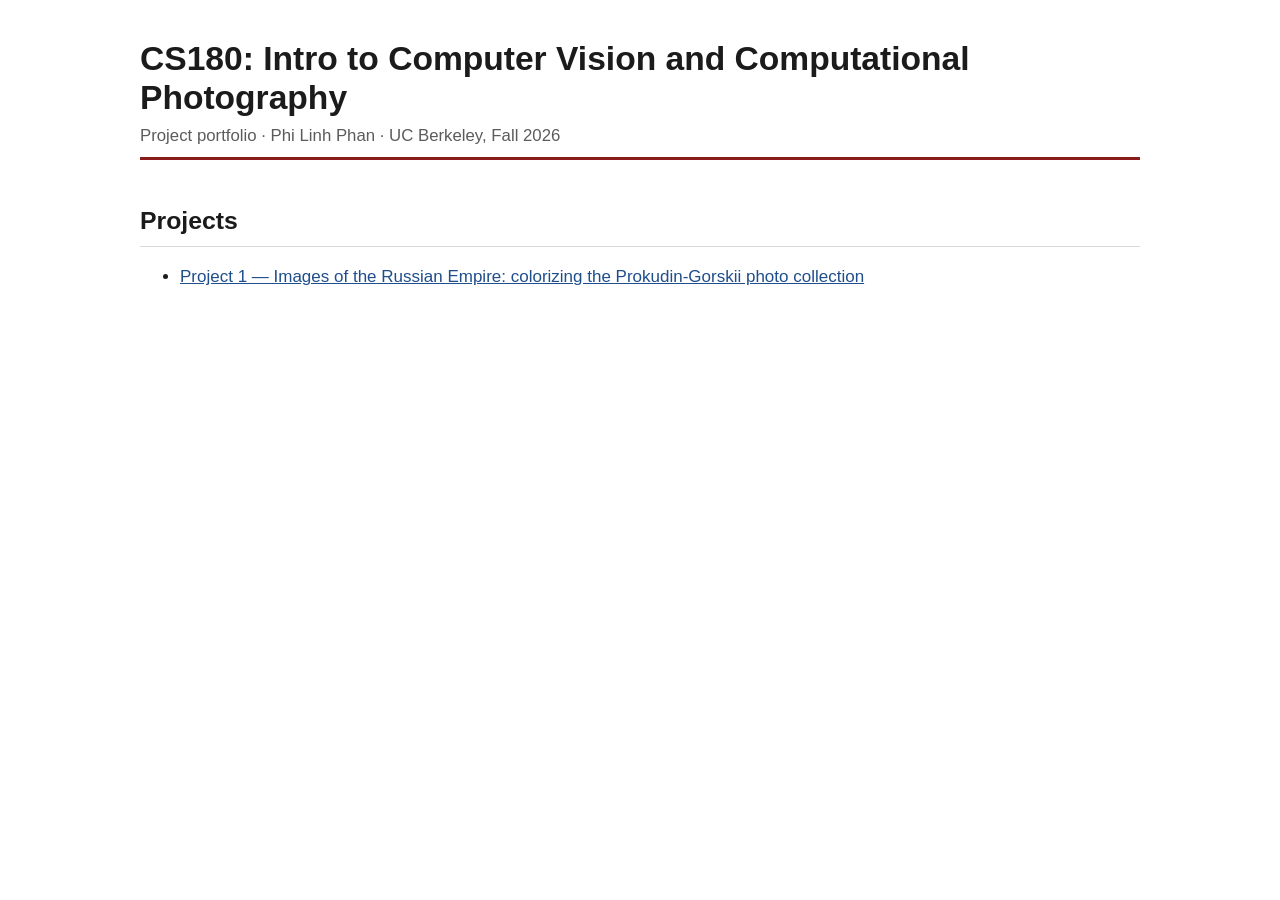
<file: index.html>
<!DOCTYPE html>
<html lang="en">
<head>
<meta charset="utf-8">
<meta name="viewport" content="width=device-width, initial-scale=1">
<title>CS180 Portfolio · Phi Linh Phan</title>
<link rel="stylesheet" href="./1/style.css">
</head>
<body>
<main>
  <header class="title">
    <h1>CS180: Intro to Computer Vision and Computational Photography</h1>
    <p class="sub">Project portfolio · Phi Linh Phan · UC Berkeley, Fall 2026</p>
  </header>
  <h2>Projects</h2>
  <ul>
    <li><a href="./1/">Project 1 — Images of the Russian Empire: colorizing the Prokudin-Gorskii photo collection</a></li>
  </ul>
</main>
</body>
</html>
</file>
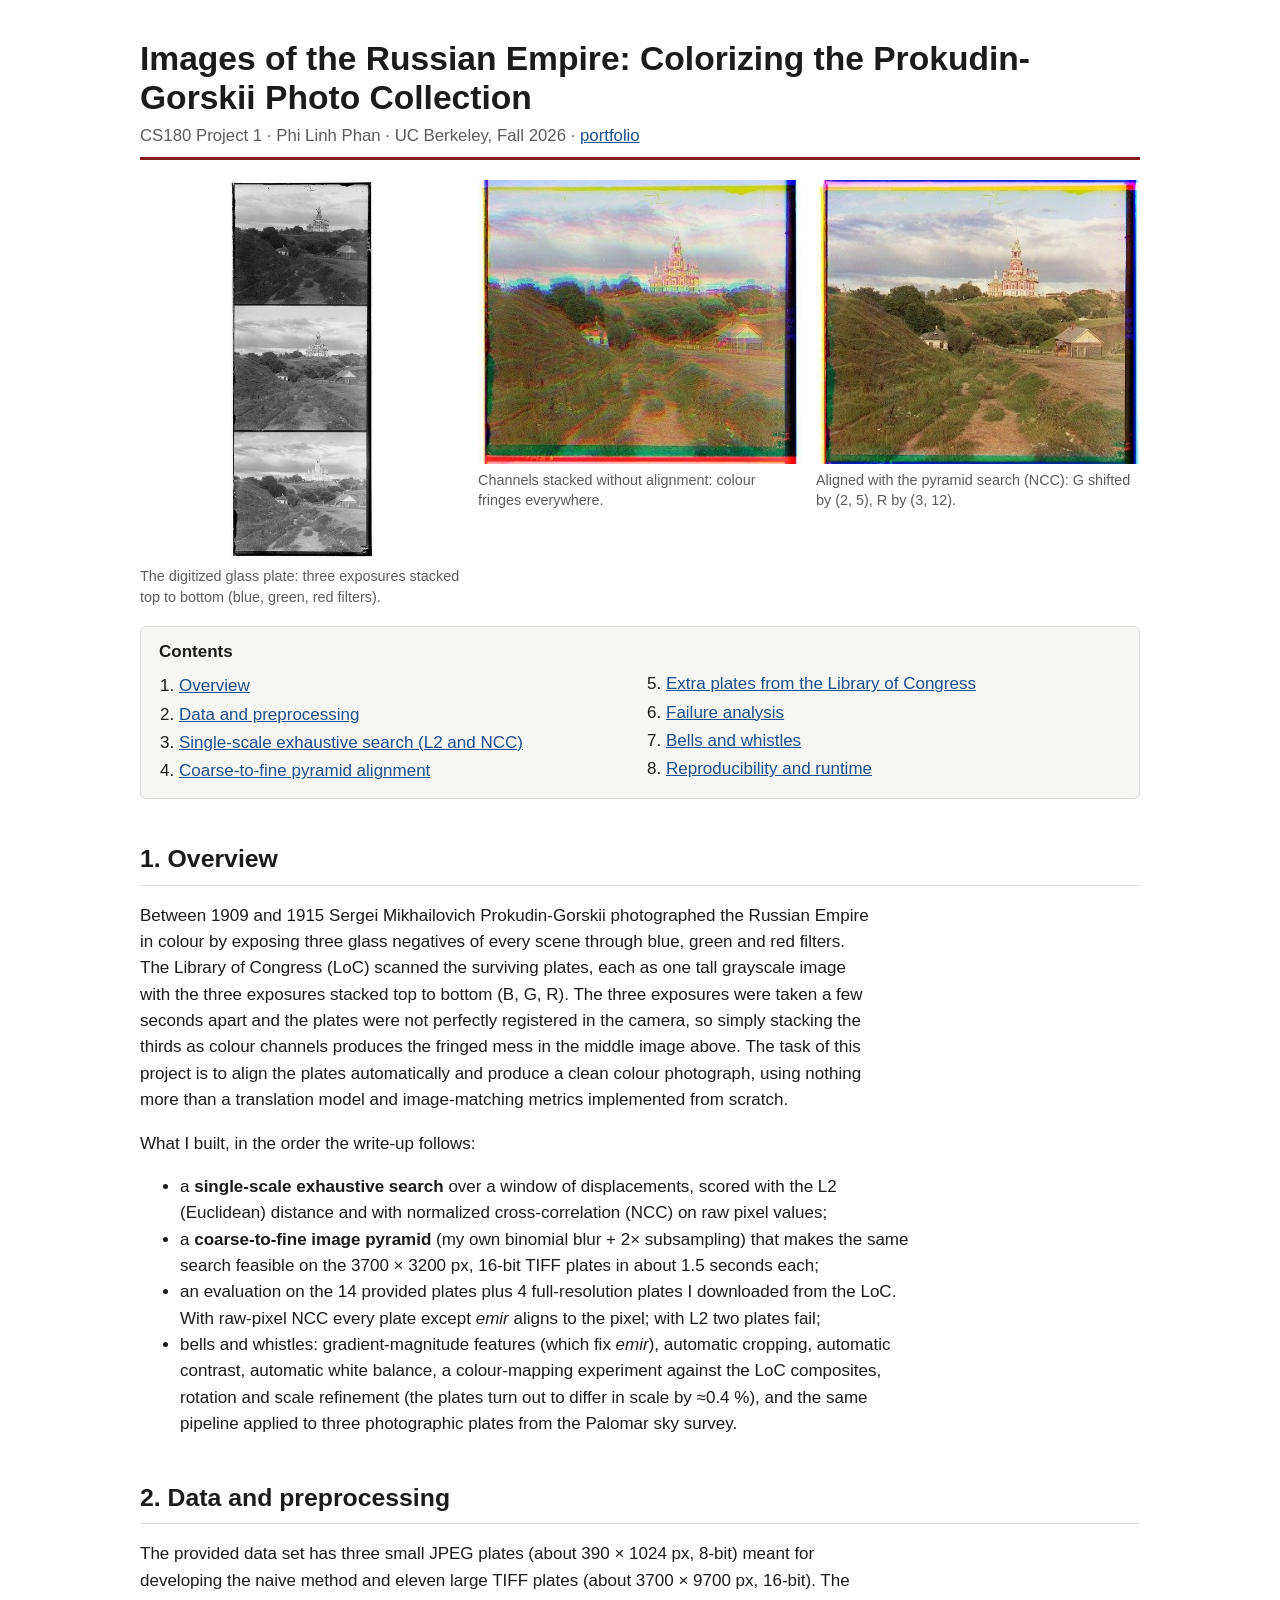
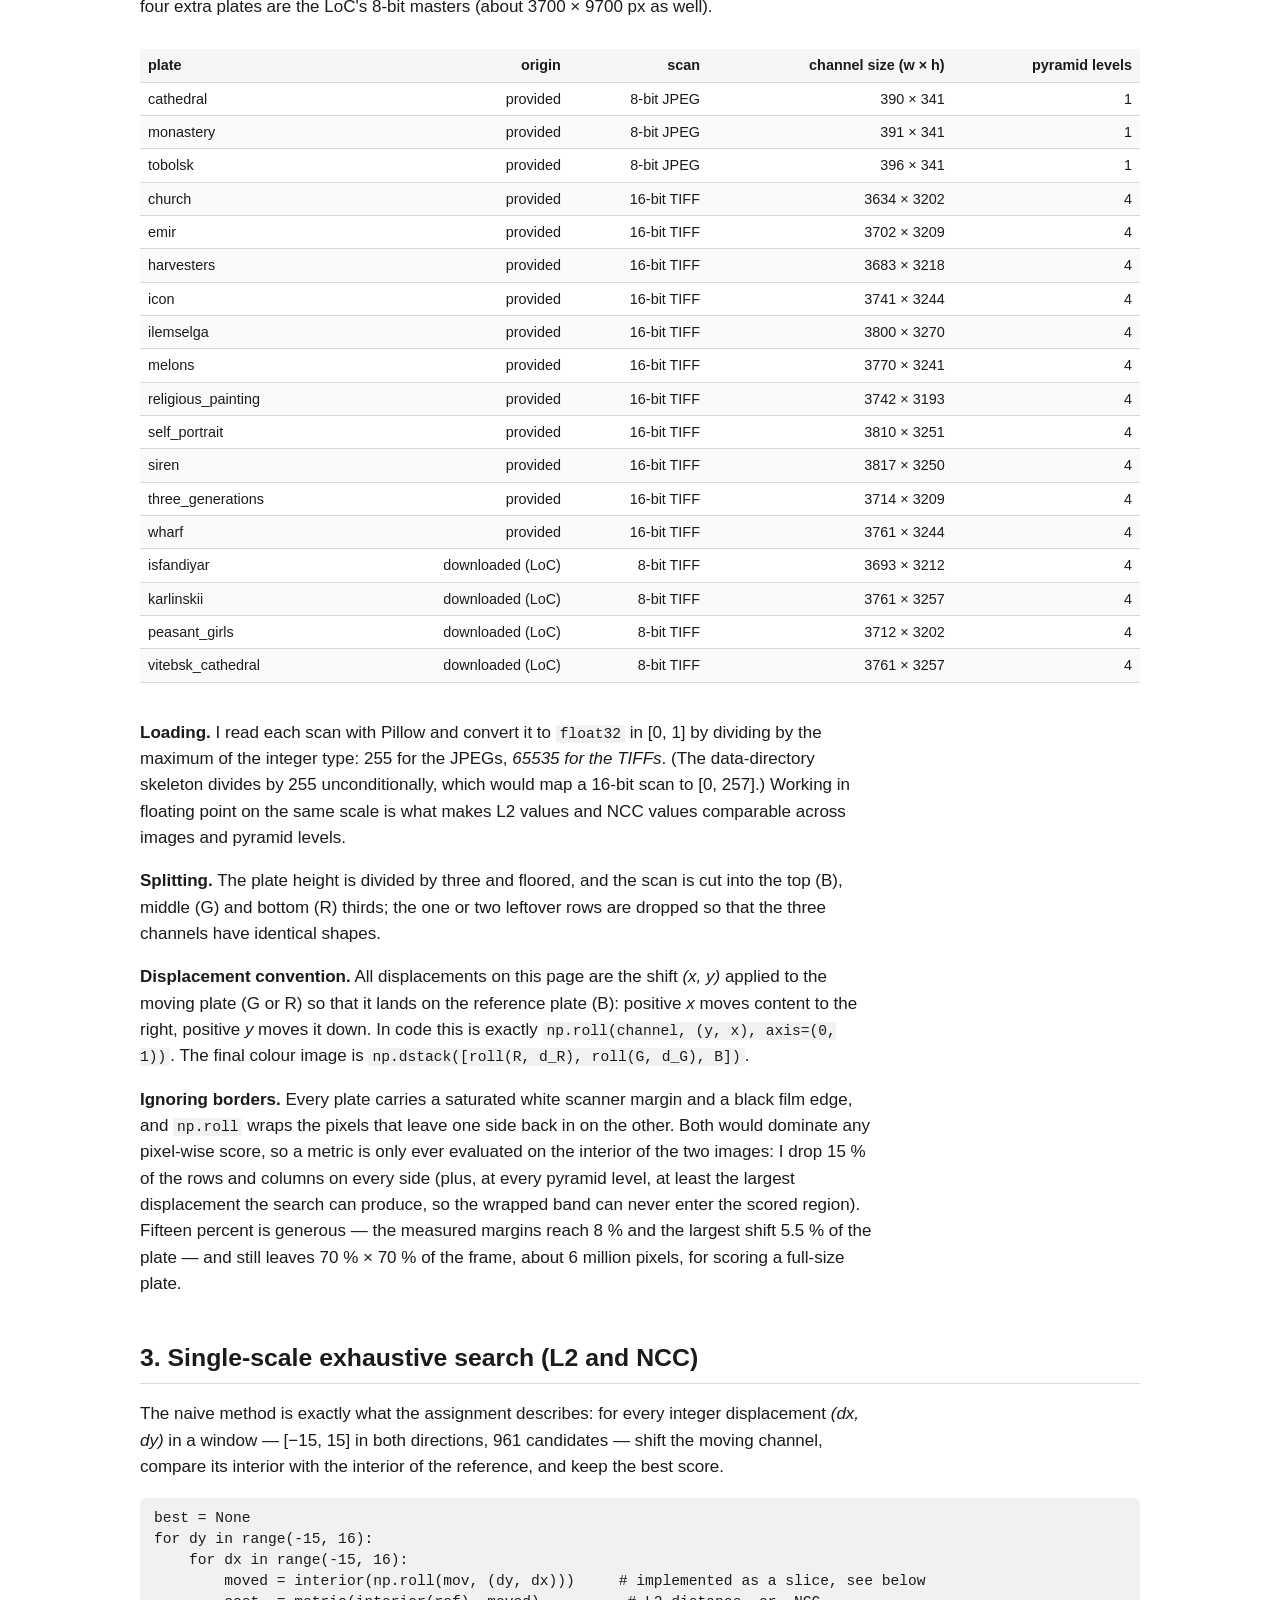
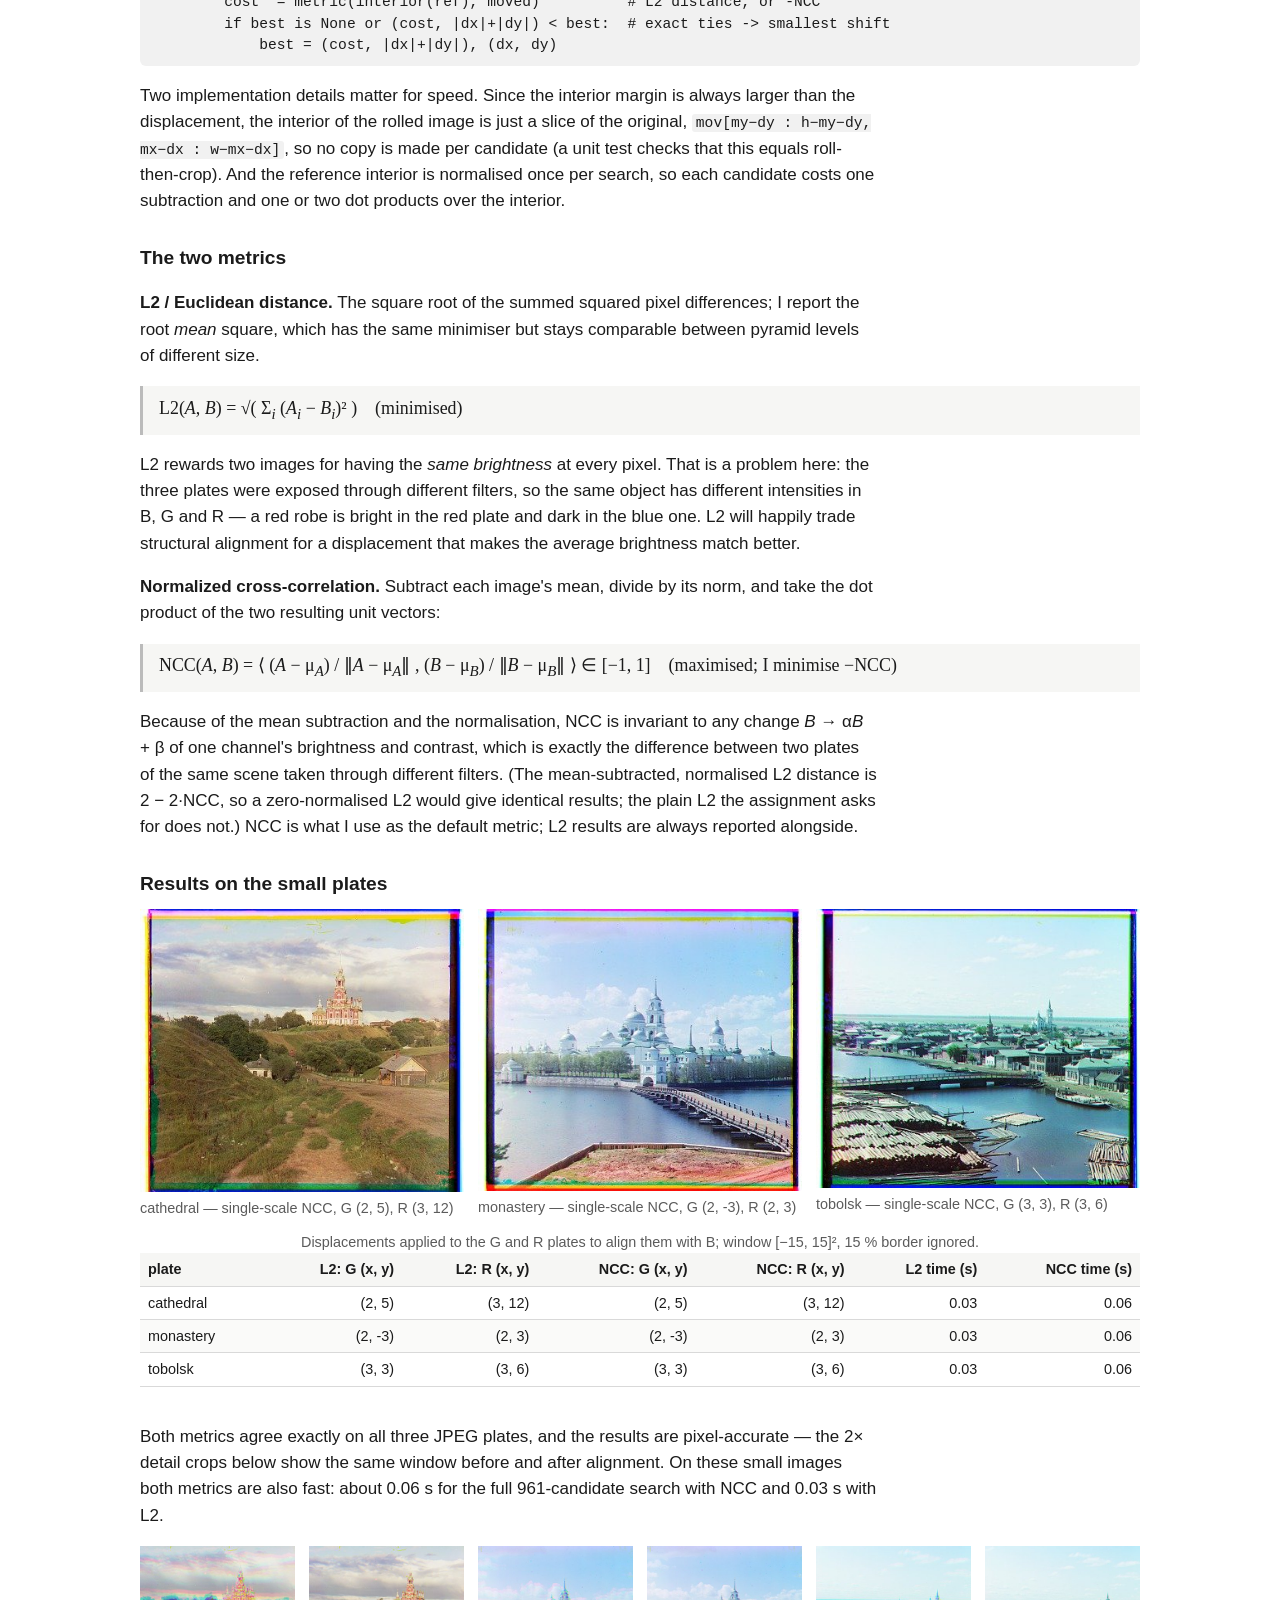
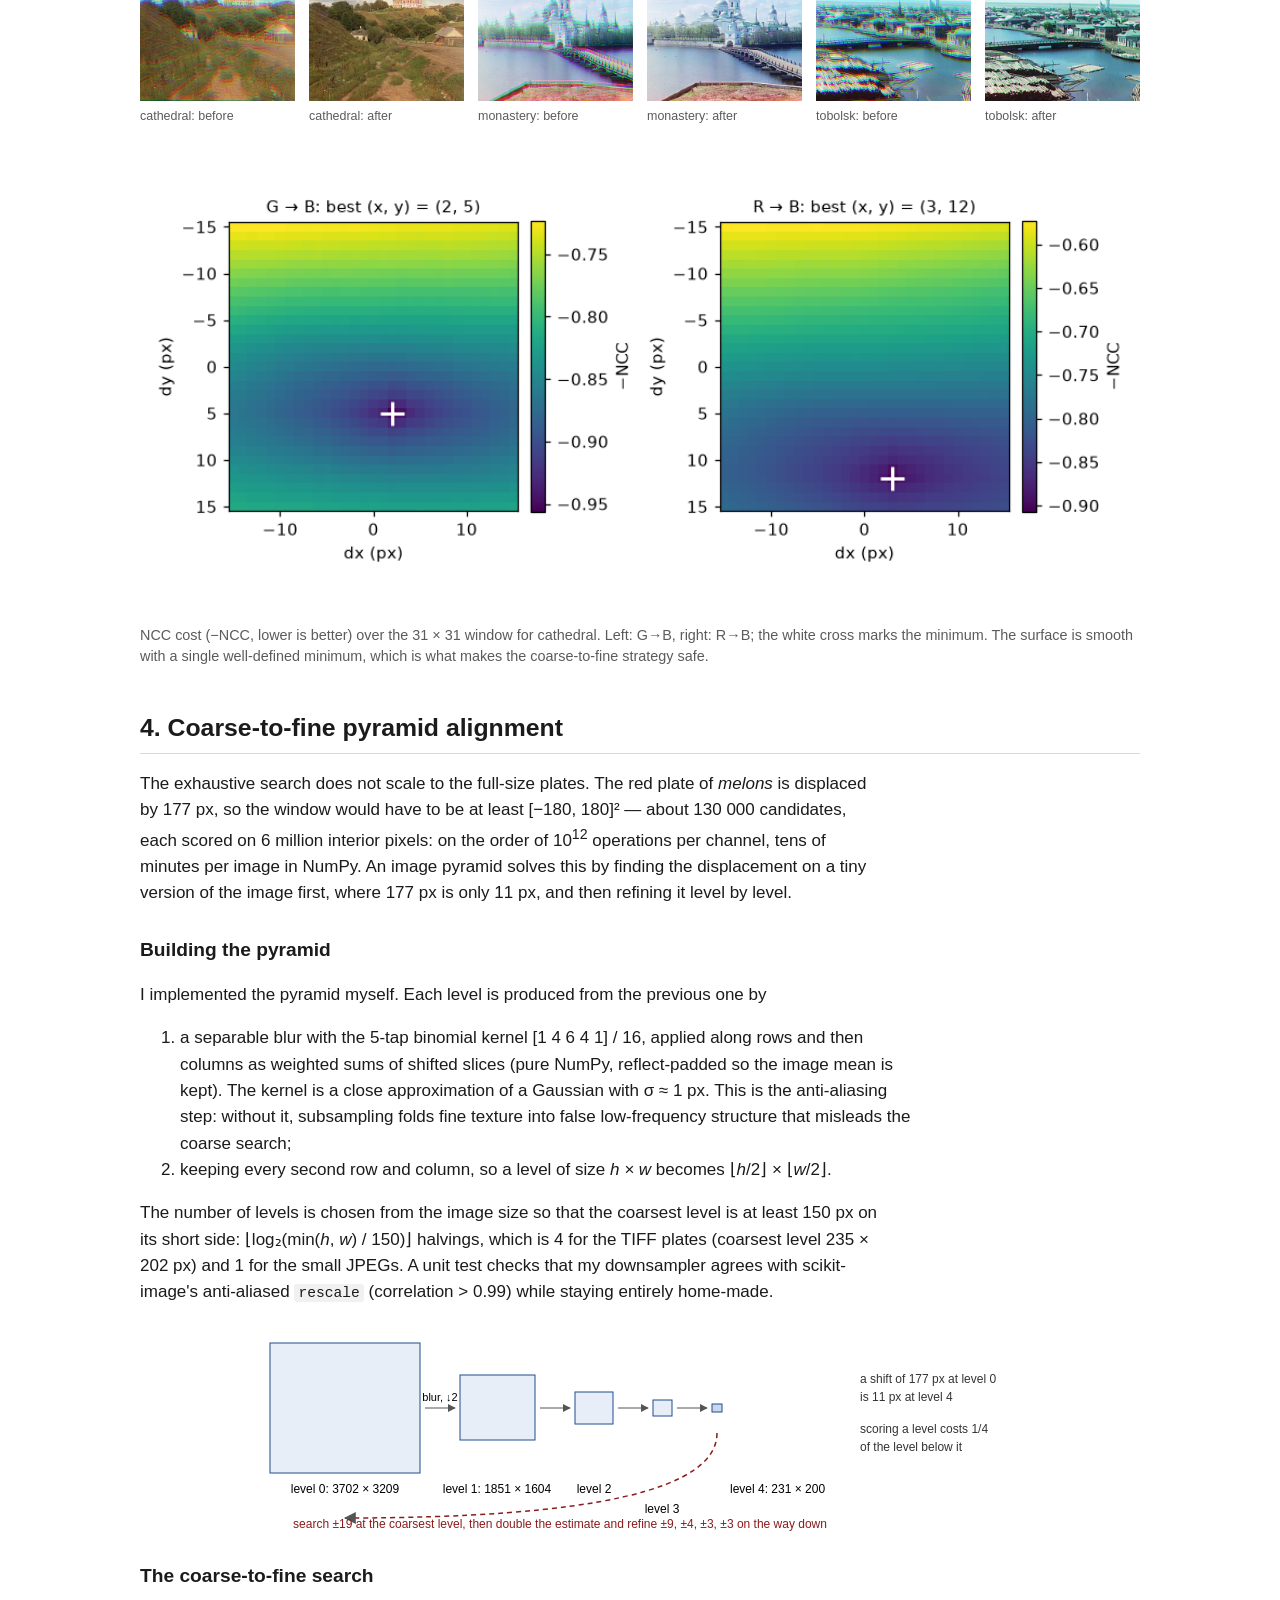
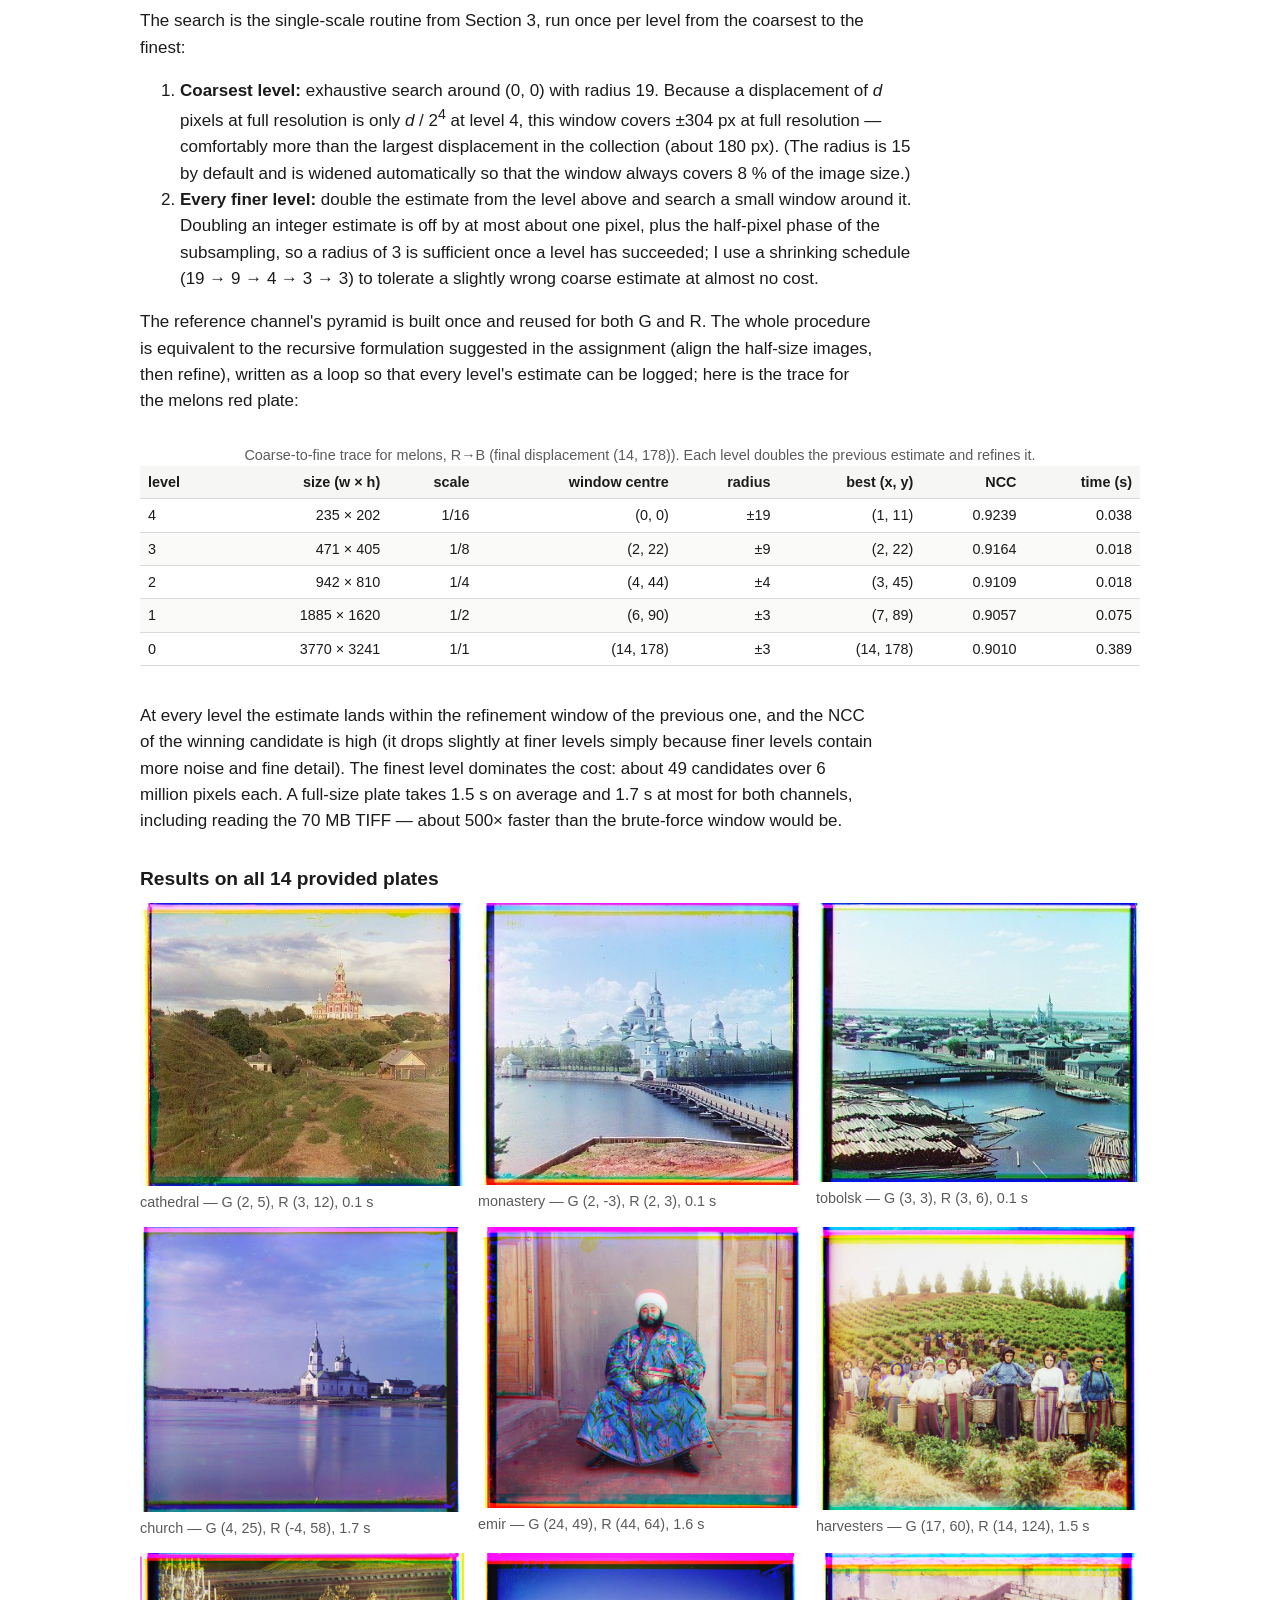
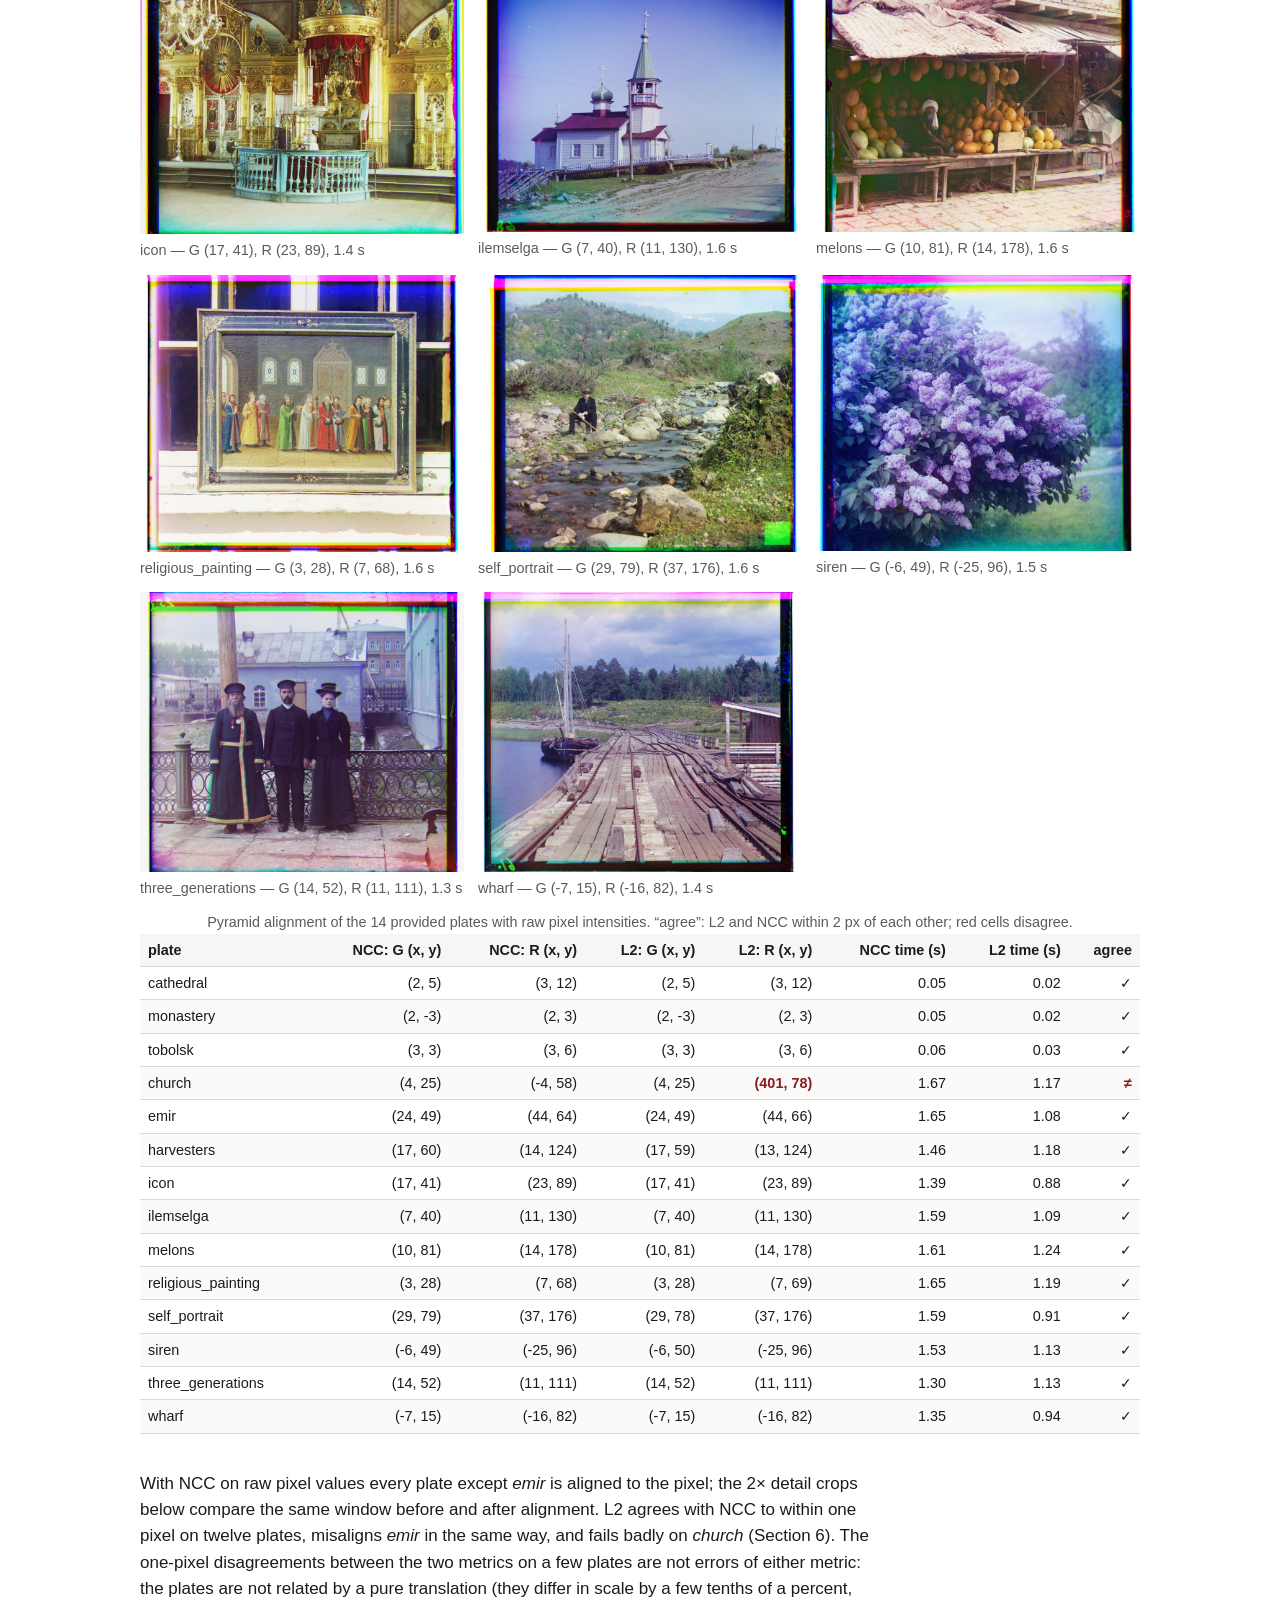
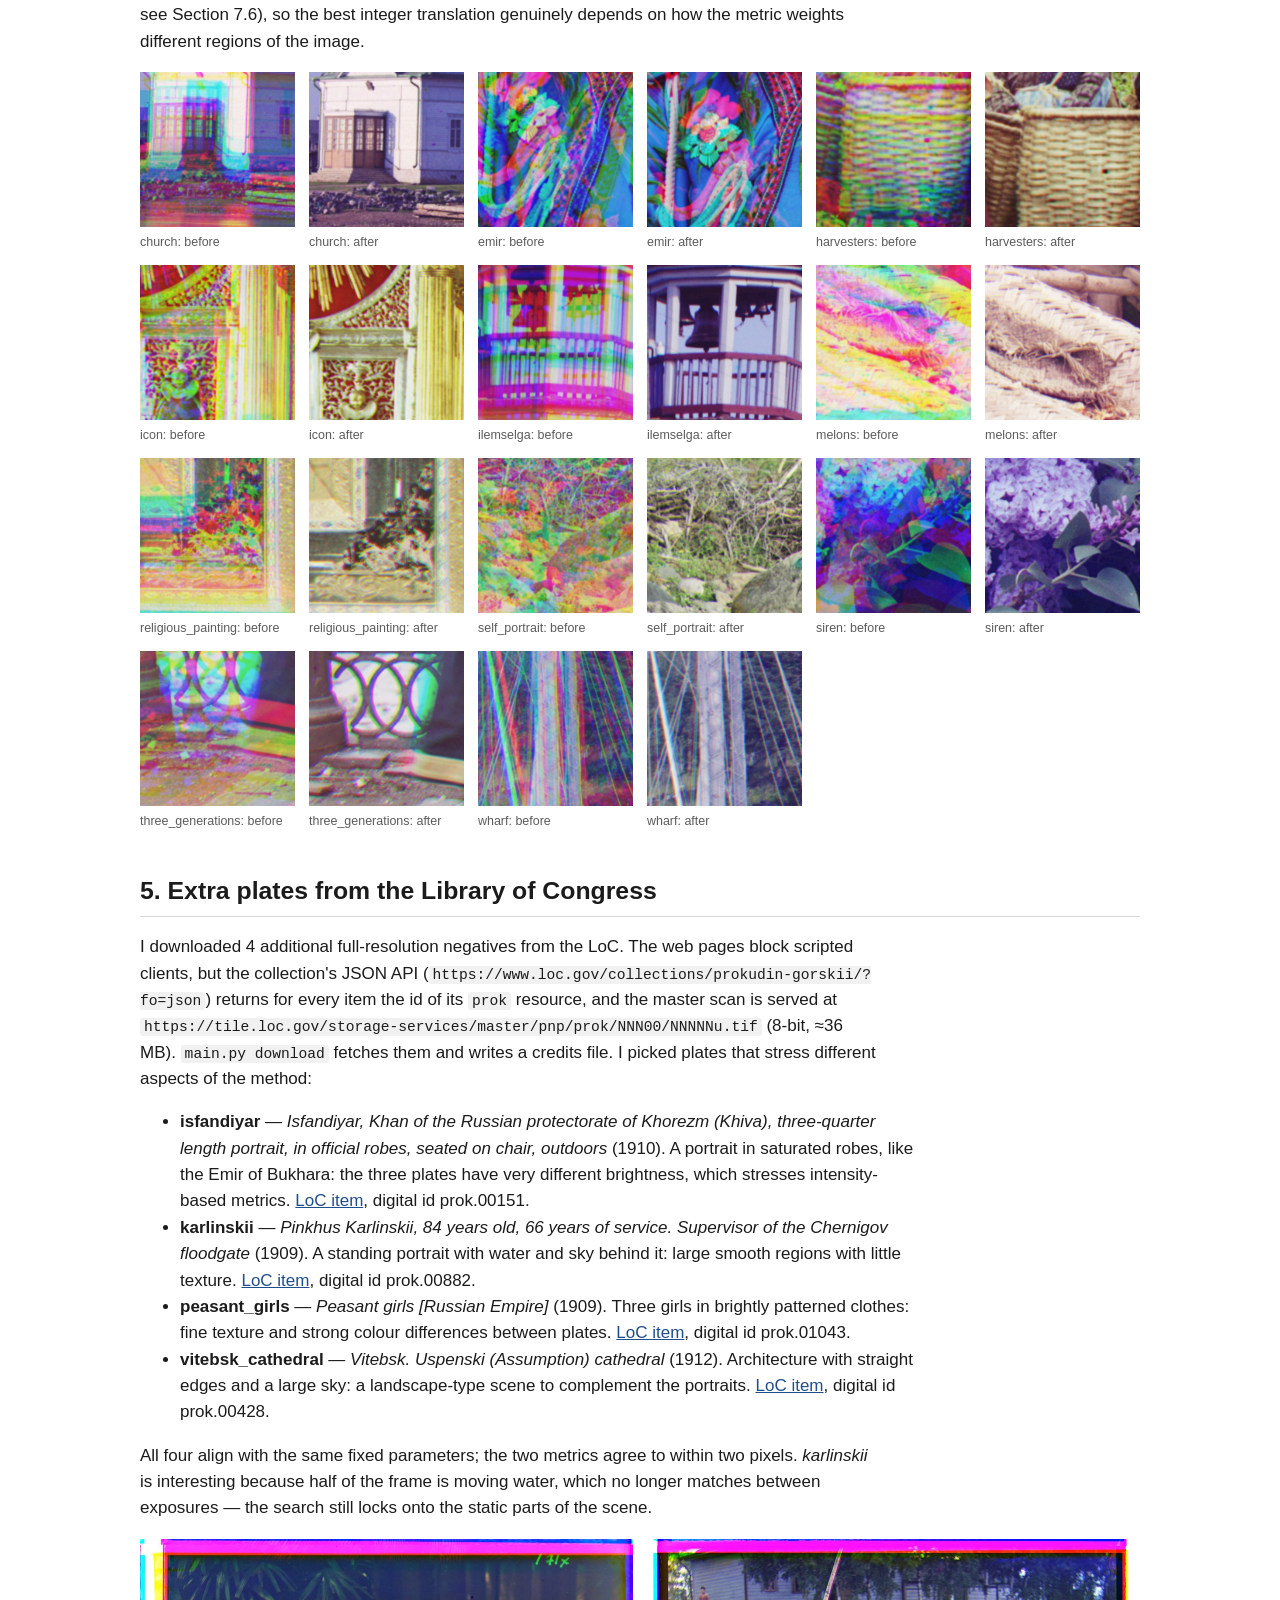
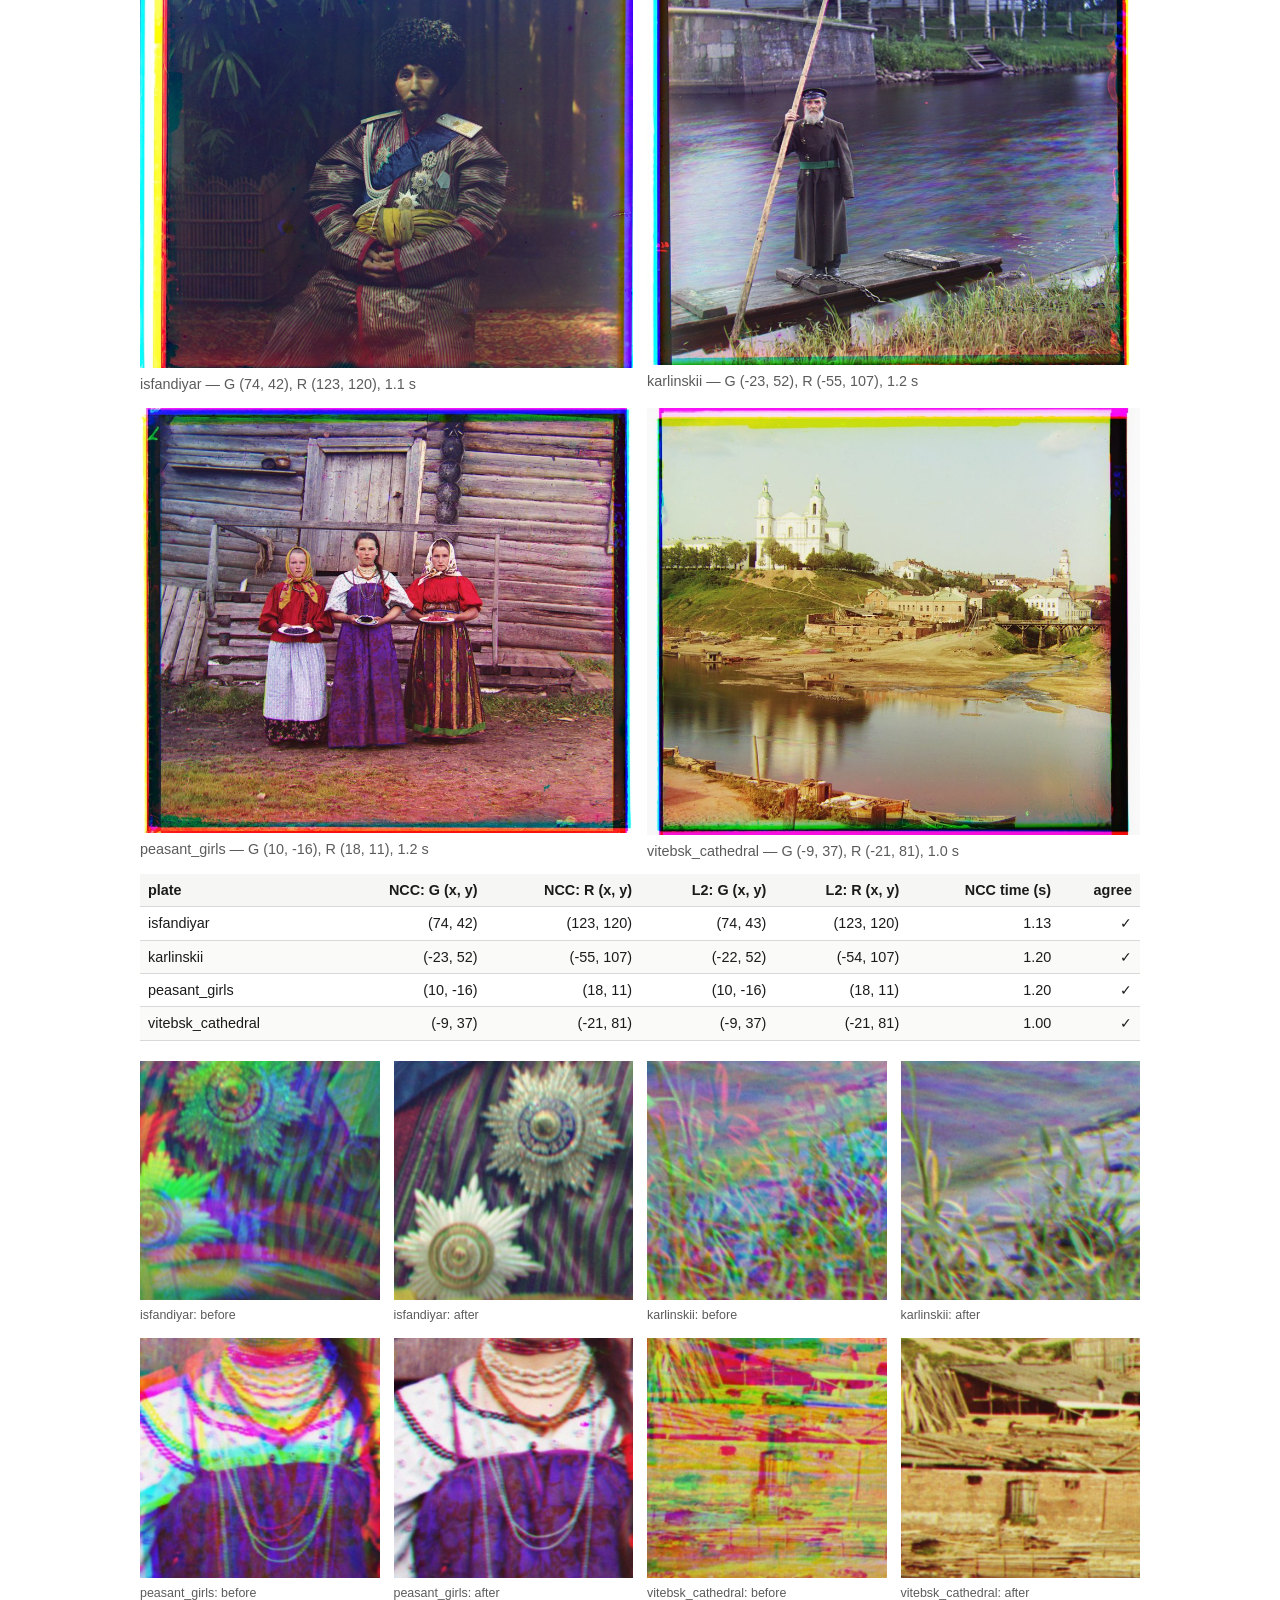
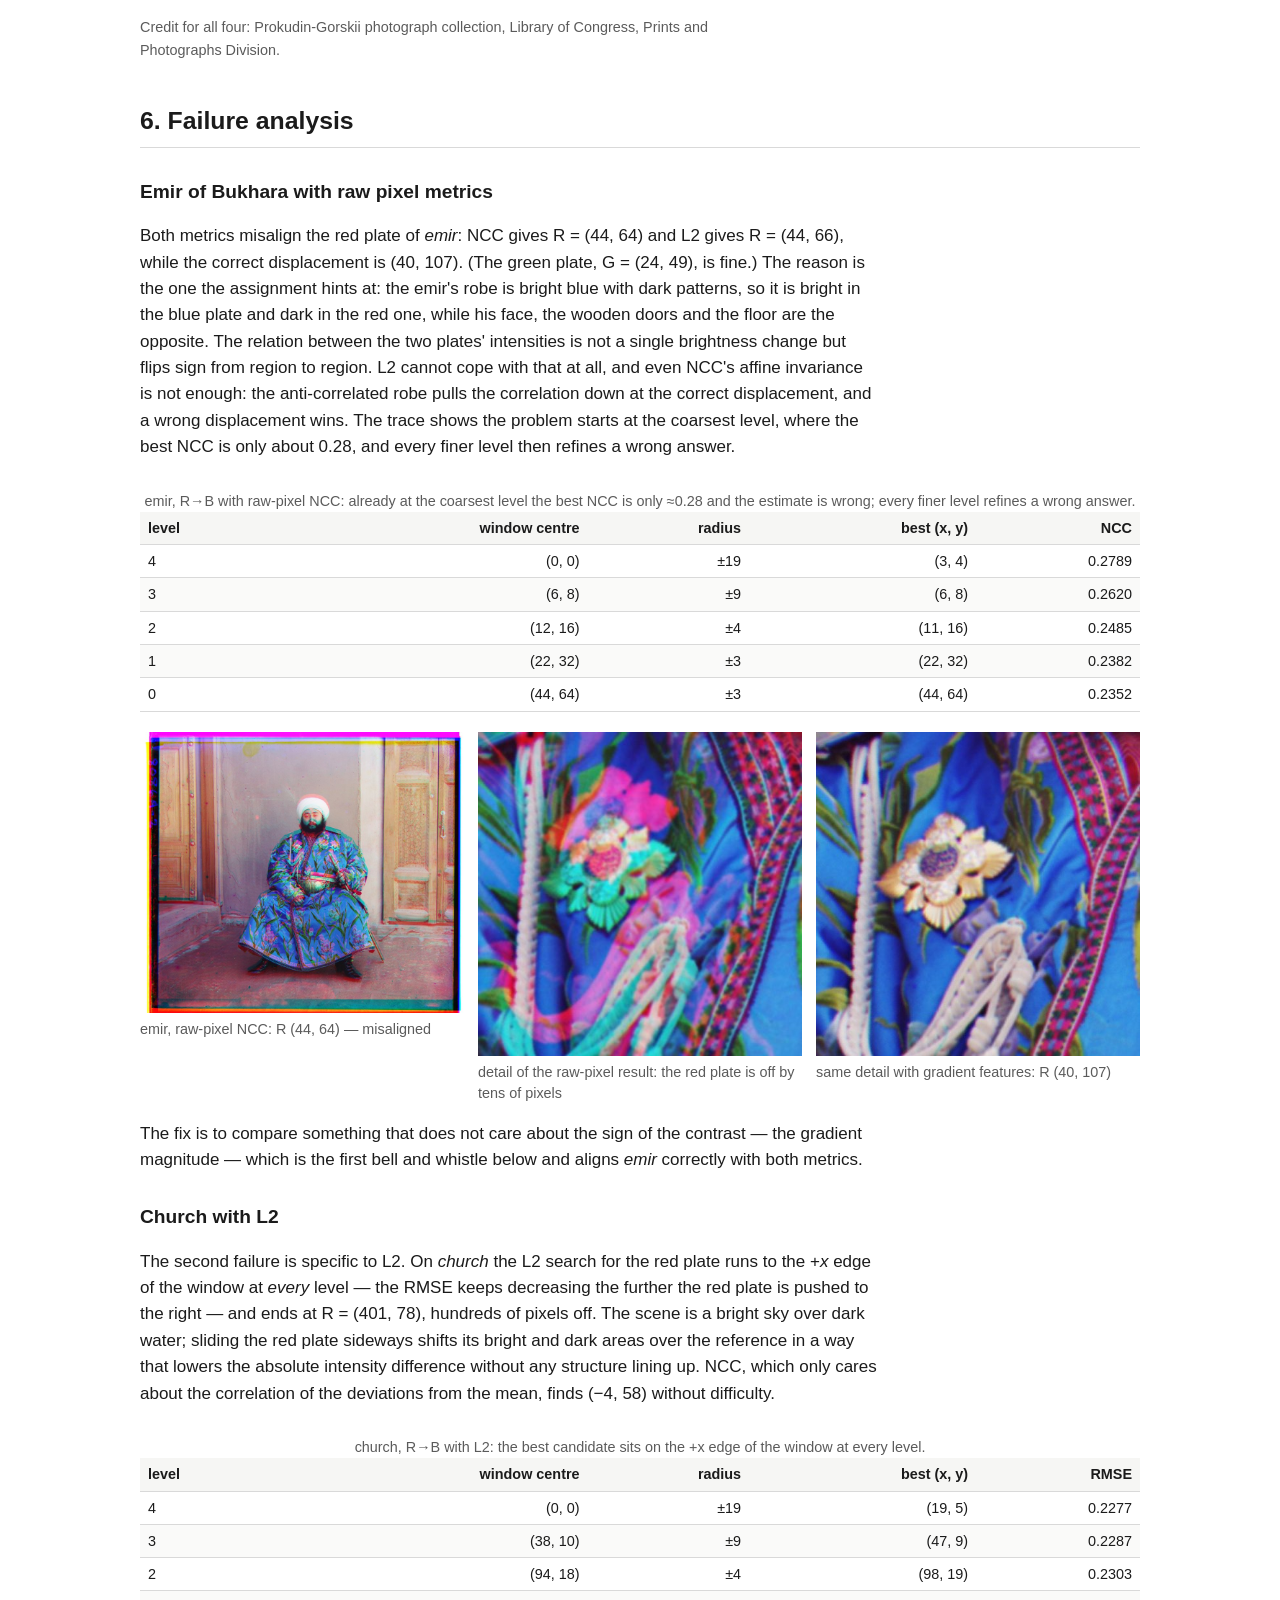
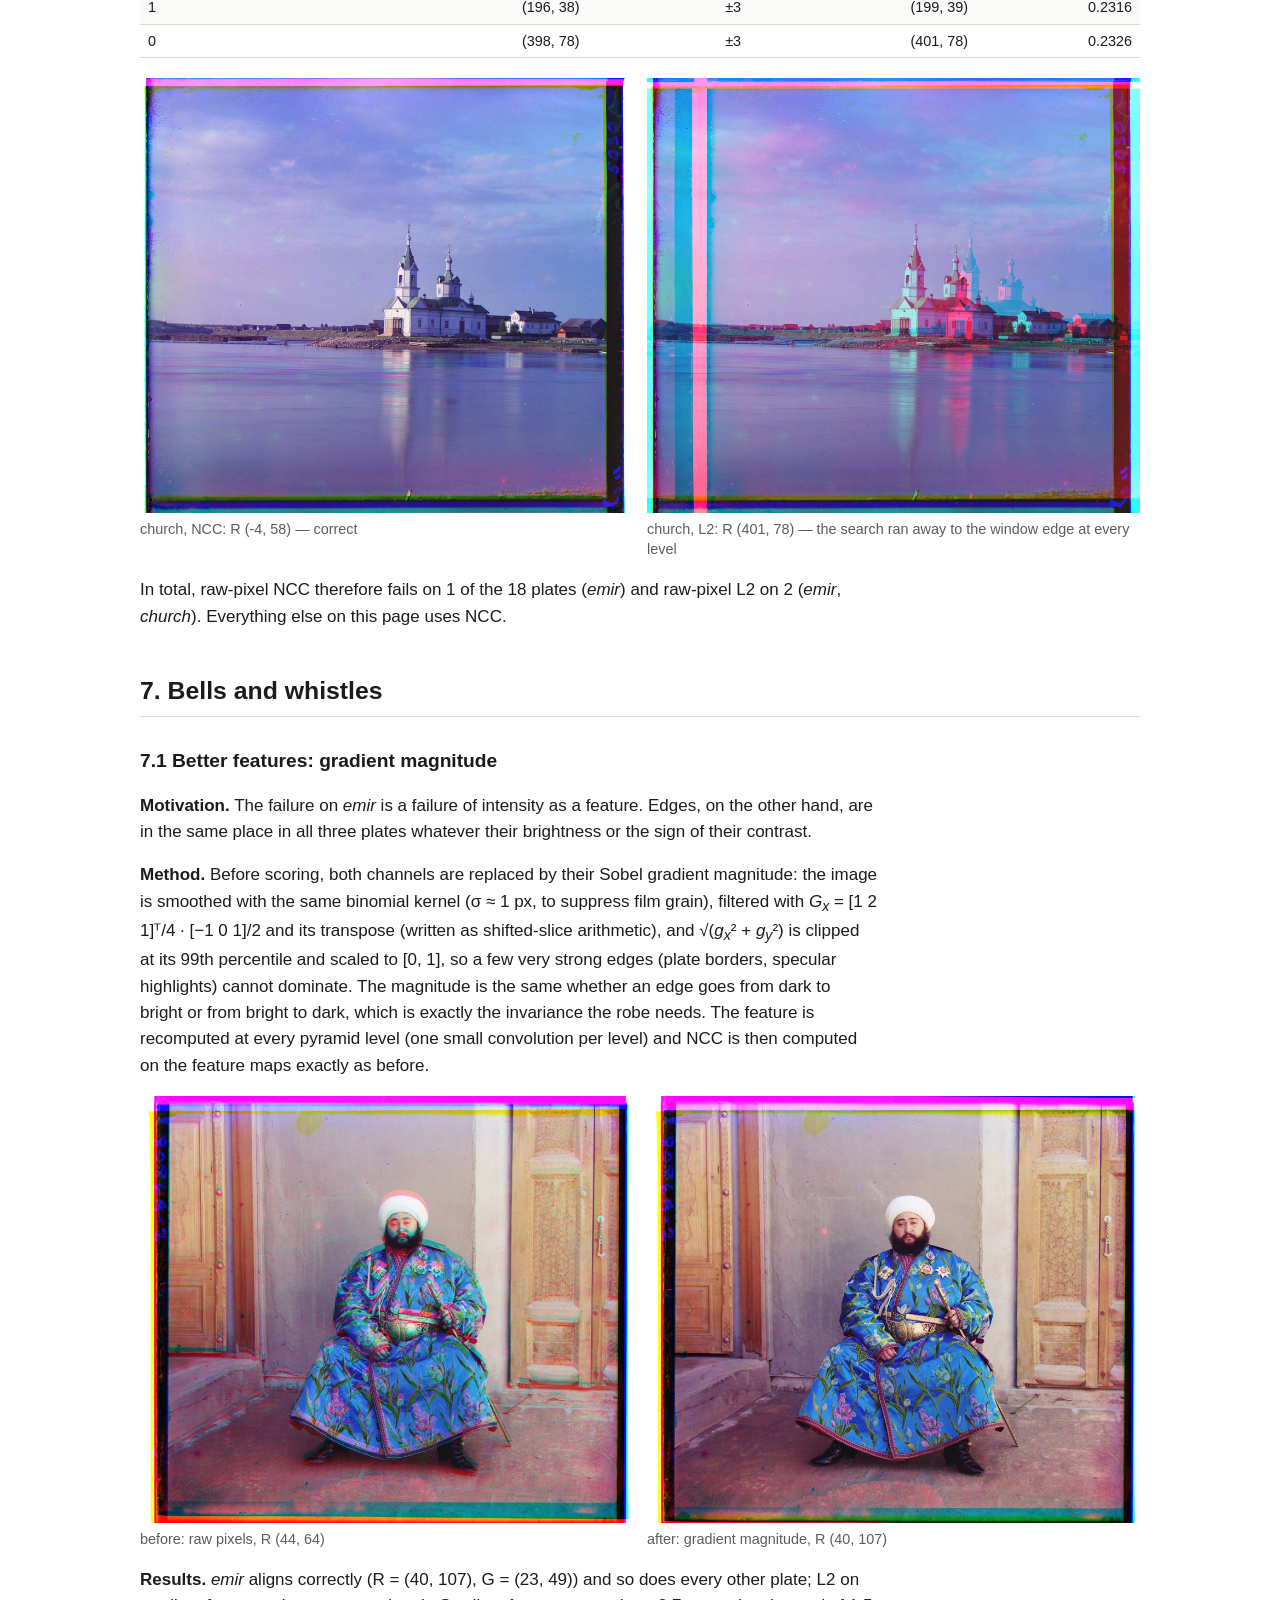
<file: 1/index.html>
<!DOCTYPE html>
<html lang="en">
<head>
<meta charset="utf-8">
<meta name="viewport" content="width=device-width, initial-scale=1">
<meta name="build-id" content="20260916-015027">
<title>Colorizing the Prokudin-Gorskii Collection · CS180 Project 1 · Phi Linh Phan</title>
<link rel="stylesheet" href="./style.css">
</head>
<body>
<main>

<header class="title">
  <h1>Images of the Russian Empire: Colorizing the Prokudin-Gorskii Photo Collection</h1>
  <p class="sub">CS180 Project 1 · Phi Linh Phan · UC Berkeley, Fall 2026 · <a href="../">portfolio</a></p>
</header>

<div class="grid grid-3 hero"><figure><img src="media/raw_cathedral.jpg" alt="The digitized glass plate: three exposures stacked top to bottom (blue, green, red filters)."><figcaption>The digitized glass plate: three exposures stacked top to bottom (blue, green, red filters).</figcaption></figure><figure><img src="media/naive_cathedral.jpg" alt="Channels stacked without alignment: colour fringes everywhere."><figcaption>Channels stacked without alignment: colour fringes everywhere.</figcaption></figure><figure><img src="media/pyr_ncc_cathedral.jpg" alt="Aligned with the pyramid search (NCC): G shifted by (2, 5), R by (3, 12)."><figcaption>Aligned with the pyramid search (NCC): G shifted by (2, 5), R by (3, 12).</figcaption></figure></div>

<nav class="toc">
  <b>Contents</b>
  <ol>
    <li><a href="#overview">Overview</a></li>
    <li><a href="#data">Data and preprocessing</a></li>
    <li><a href="#single">Single-scale exhaustive search (L2 and NCC)</a></li>
    <li><a href="#pyramid">Coarse-to-fine pyramid alignment</a></li>
    <li><a href="#extra">Extra plates from the Library of Congress</a></li>
    <li><a href="#failures">Failure analysis</a></li>
    <li><a href="#bells">Bells and whistles</a></li>
    <li><a href="#repro">Reproducibility and runtime</a></li>
  </ol>
</nav>

<h2 id="overview">1. Overview</h2>
<p>Between 1909 and 1915 Sergei Mikhailovich Prokudin-Gorskii photographed the Russian Empire in colour
by exposing three glass negatives of every scene through blue, green and red filters. The Library of
Congress (LoC) scanned the surviving plates, each as one tall grayscale image with the three exposures
stacked top to bottom (B, G, R). The three exposures were taken a few seconds apart and the plates were
not perfectly registered in the camera, so simply stacking the thirds as colour channels produces the
fringed mess in the middle image above. The task of this project is to align the plates automatically and
produce a clean colour photograph, using nothing more than a translation model and image-matching metrics
implemented from scratch.</p>
<p>What I built, in the order the write-up follows:</p>
<ul>
  <li>a <b>single-scale exhaustive search</b> over a window of displacements, scored with the L2 (Euclidean)
      distance and with normalized cross-correlation (NCC) on raw pixel values;</li>
  <li>a <b>coarse-to-fine image pyramid</b> (my own binomial blur + 2× subsampling) that makes the same
      search feasible on the 3700 × 3200 px, 16-bit TIFF plates in about 1.5 seconds each;</li>
  <li>an evaluation on the 14 provided plates plus 4 full-resolution plates I downloaded from
      the LoC. With raw-pixel NCC every plate except <i>emir</i> aligns to the pixel; with L2 two plates fail;</li>
  <li>bells and whistles: gradient-magnitude features (which fix <i>emir</i>), automatic cropping,
      automatic contrast, automatic white balance, a colour-mapping experiment against the LoC composites,
      rotation and scale refinement (the plates turn out to differ in scale by ≈0.4 %), and the same
      pipeline applied to three photographic plates from the Palomar sky survey.</li>
</ul>

<h2 id="data">2. Data and preprocessing</h2>
<p>The provided data set has three small JPEG plates (about 390 × 1024 px, 8-bit) meant for developing the
naive method and eleven large TIFF plates (about 3700 × 9700 px, 16-bit). The four extra plates are the
LoC's 8-bit masters (about 3700 × 9700 px as well).</p>
<div class="tablewrap"><table><thead><tr><th>plate</th><th>origin</th><th>scan</th><th>channel size (w × h)</th><th>pyramid levels</th></tr></thead><tbody><tr><td>cathedral</td><td>provided</td><td>8-bit JPEG</td><td>390 × 341</td><td>1</td></tr><tr><td>monastery</td><td>provided</td><td>8-bit JPEG</td><td>391 × 341</td><td>1</td></tr><tr><td>tobolsk</td><td>provided</td><td>8-bit JPEG</td><td>396 × 341</td><td>1</td></tr><tr><td>church</td><td>provided</td><td>16-bit TIFF</td><td>3634 × 3202</td><td>4</td></tr><tr><td>emir</td><td>provided</td><td>16-bit TIFF</td><td>3702 × 3209</td><td>4</td></tr><tr><td>harvesters</td><td>provided</td><td>16-bit TIFF</td><td>3683 × 3218</td><td>4</td></tr><tr><td>icon</td><td>provided</td><td>16-bit TIFF</td><td>3741 × 3244</td><td>4</td></tr><tr><td>ilemselga</td><td>provided</td><td>16-bit TIFF</td><td>3800 × 3270</td><td>4</td></tr><tr><td>melons</td><td>provided</td><td>16-bit TIFF</td><td>3770 × 3241</td><td>4</td></tr><tr><td>religious_painting</td><td>provided</td><td>16-bit TIFF</td><td>3742 × 3193</td><td>4</td></tr><tr><td>self_portrait</td><td>provided</td><td>16-bit TIFF</td><td>3810 × 3251</td><td>4</td></tr><tr><td>siren</td><td>provided</td><td>16-bit TIFF</td><td>3817 × 3250</td><td>4</td></tr><tr><td>three_generations</td><td>provided</td><td>16-bit TIFF</td><td>3714 × 3209</td><td>4</td></tr><tr><td>wharf</td><td>provided</td><td>16-bit TIFF</td><td>3761 × 3244</td><td>4</td></tr><tr><td>isfandiyar</td><td>downloaded (LoC)</td><td>8-bit TIFF</td><td>3693 × 3212</td><td>4</td></tr><tr><td>karlinskii</td><td>downloaded (LoC)</td><td>8-bit TIFF</td><td>3761 × 3257</td><td>4</td></tr><tr><td>peasant_girls</td><td>downloaded (LoC)</td><td>8-bit TIFF</td><td>3712 × 3202</td><td>4</td></tr><tr><td>vitebsk_cathedral</td><td>downloaded (LoC)</td><td>8-bit TIFF</td><td>3761 × 3257</td><td>4</td></tr></tbody></table></div>
<p><b>Loading.</b> I read each scan with Pillow and convert it to <code>float32</code> in [0, 1] by
dividing by the maximum of the integer type: 255 for the JPEGs, <em>65535 for the TIFFs</em>. (The
data-directory skeleton divides by 255 unconditionally, which would map a 16-bit scan to [0, 257].)
Working in floating point on the same scale is what makes L2 values and NCC values comparable across
images and pyramid levels.</p>
<p><b>Splitting.</b> The plate height is divided by three and floored, and the scan is cut into the
top (B), middle (G) and bottom (R) thirds; the one or two leftover rows are dropped so that the three
channels have identical shapes.</p>
<p><b>Displacement convention.</b> All displacements on this page are the shift <em>(x, y)</em> applied
to the moving plate (G or R) so that it lands on the reference plate (B): positive <em>x</em> moves content
to the right, positive <em>y</em> moves it down. In code this is exactly
<code>np.roll(channel, (y, x), axis=(0, 1))</code>. The final colour image is
<code>np.dstack([roll(R, d_R), roll(G, d_G), B])</code>.</p>
<p><b>Ignoring borders.</b> Every plate carries a saturated white scanner margin and a black film edge,
and <code>np.roll</code> wraps the pixels that leave one side back in on the other. Both would dominate
any pixel-wise score, so a metric is only ever evaluated on the interior of the two images: I drop 15 %
of the rows and columns on every side (plus, at every pyramid level, at least the largest displacement
the search can produce, so the wrapped band can never enter the scored region). Fifteen percent is
generous — the measured margins reach 8 % and the largest shift 5.5 % of the plate — and still leaves
70 % × 70 % of the frame, about 6 million pixels, for scoring a full-size plate.</p>

<h2 id="single">3. Single-scale exhaustive search (L2 and NCC)</h2>
<p>The naive method is exactly what the assignment describes: for every integer displacement
<em>(dx, dy)</em> in a window — [−15, 15] in both directions, 961 candidates — shift the moving channel,
compare its interior with the interior of the reference, and keep the best score.</p>
<pre>best = None
for dy in range(-15, 16):
    for dx in range(-15, 16):
        moved = interior(np.roll(mov, (dy, dx)))     # implemented as a slice, see below
        cost  = metric(interior(ref), moved)          # L2 distance, or -NCC
        if best is None or (cost, |dx|+|dy|) &lt; best:  # exact ties -> smallest shift
            best = (cost, |dx|+|dy|), (dx, dy)</pre>
<p>Two implementation details matter for speed. Since the interior margin is always larger than the
displacement, the interior of the rolled image is just a slice of the original,
<code>mov[my−dy : h−my−dy, mx−dx : w−mx−dx]</code>, so no copy is made per candidate (a unit test checks
that this equals roll-then-crop). And the reference interior is normalised once per search, so each
candidate costs one subtraction and one or two dot products over the interior.</p>

<h3>The two metrics</h3>
<p><b>L2 / Euclidean distance.</b> The square root of the summed squared pixel differences; I report the
root <em>mean</em> square, which has the same minimiser but stays comparable between pyramid levels of
different size.</p>
<div class="math">L2(<var>A</var>, <var>B</var>) = √( Σ<sub><var>i</var></sub> (<var>A<sub>i</sub></var> − <var>B<sub>i</sub></var>)² )
&nbsp;&nbsp;&nbsp;(minimised)</div>
<p>L2 rewards two images for having the <em>same brightness</em> at every pixel. That is a problem here:
the three plates were exposed through different filters, so the same object has different intensities
in B, G and R — a red robe is bright in the red plate and dark in the blue one. L2 will happily trade
structural alignment for a displacement that makes the average brightness match better.</p>
<p><b>Normalized cross-correlation.</b> Subtract each image's mean, divide by its norm, and take the dot
product of the two resulting unit vectors:</p>
<div class="math">NCC(<var>A</var>, <var>B</var>) = ⟨ (<var>A</var> − μ<sub><var>A</var></sub>) / ‖<var>A</var> − μ<sub><var>A</var></sub>‖ ,
(<var>B</var> − μ<sub><var>B</var></sub>) / ‖<var>B</var> − μ<sub><var>B</var></sub>‖ ⟩ ∈ [−1, 1]
&nbsp;&nbsp;&nbsp;(maximised; I minimise −NCC)</div>
<p>Because of the mean subtraction and the normalisation, NCC is invariant to any change
<var>B</var> → α<var>B</var> + β of one channel's brightness and contrast, which is exactly the
difference between two plates of the same scene taken through different filters. (The mean-subtracted,
normalised L2 distance is 2 − 2·NCC, so a zero-normalised L2 would give identical results; the plain L2
the assignment asks for does not.) NCC is what I use as the default metric; L2 results are always
reported alongside.</p>

<h3>Results on the small plates</h3>
<div class="grid grid-3 "><figure><img src="media/single_ncc_cathedral.jpg" alt="cathedral — single-scale NCC, G (2, 5), R (3, 12)"><figcaption>cathedral — single-scale NCC, G (2, 5), R (3, 12)</figcaption></figure><figure><img src="media/single_ncc_monastery.jpg" alt="monastery — single-scale NCC, G (2, -3), R (2, 3)"><figcaption>monastery — single-scale NCC, G (2, -3), R (2, 3)</figcaption></figure><figure><img src="media/single_ncc_tobolsk.jpg" alt="tobolsk — single-scale NCC, G (3, 3), R (3, 6)"><figcaption>tobolsk — single-scale NCC, G (3, 3), R (3, 6)</figcaption></figure></div>
<div class="tablewrap"><table><caption class='small'>Displacements applied to the G and R plates to align them with B; window [−15, 15]², 15 % border ignored.</caption><thead><tr><th>plate</th><th>L2: G (x, y)</th><th>L2: R (x, y)</th><th>NCC: G (x, y)</th><th>NCC: R (x, y)</th><th>L2 time (s)</th><th>NCC time (s)</th></tr></thead><tbody><tr><td>cathedral</td><td>(2, 5)</td><td>(3, 12)</td><td>(2, 5)</td><td>(3, 12)</td><td>0.03</td><td>0.06</td></tr><tr><td>monastery</td><td>(2, -3)</td><td>(2, 3)</td><td>(2, -3)</td><td>(2, 3)</td><td>0.03</td><td>0.06</td></tr><tr><td>tobolsk</td><td>(3, 3)</td><td>(3, 6)</td><td>(3, 3)</td><td>(3, 6)</td><td>0.03</td><td>0.06</td></tr></tbody></table></div>
<p>Both metrics agree exactly on all three JPEG plates, and the results are pixel-accurate — the
2× detail crops below show the same window before and after alignment. On these small images both
metrics are also fast: about 0.06 s for the full 961-candidate search with NCC and 0.03 s with L2.</p>
<div class="grid grid-6 crop"><figure><img src="media/crop_single_before_cathedral.jpg" alt="cathedral: before"><figcaption>cathedral: before</figcaption></figure><figure><img src="media/crop_single_after_cathedral.jpg" alt="cathedral: after"><figcaption>cathedral: after</figcaption></figure><figure><img src="media/crop_single_before_monastery.jpg" alt="monastery: before"><figcaption>monastery: before</figcaption></figure><figure><img src="media/crop_single_after_monastery.jpg" alt="monastery: after"><figcaption>monastery: after</figcaption></figure><figure><img src="media/crop_single_before_tobolsk.jpg" alt="tobolsk: before"><figcaption>tobolsk: before</figcaption></figure><figure><img src="media/crop_single_after_tobolsk.jpg" alt="tobolsk: after"><figcaption>tobolsk: after</figcaption></figure></div>
<figure class=""><img src="media/cost_surface_cathedral.png" alt="NCC cost (−NCC, lower is better) over the 31 × 31 window for cathedral. Left: G→B, right: R→B; the white cross marks the minimum. The surface is smooth with a single well-defined minimum, which is what makes the coarse-to-fine strategy safe."><figcaption>NCC cost (−NCC, lower is better) over the 31 × 31 window for cathedral. Left: G→B, right: R→B; the white cross marks the minimum. The surface is smooth with a single well-defined minimum, which is what makes the coarse-to-fine strategy safe.</figcaption></figure>

<h2 id="pyramid">4. Coarse-to-fine pyramid alignment</h2>
<p>The exhaustive search does not scale to the full-size plates. The red plate of <i>melons</i> is
displaced by 177 px, so the window would have to be at least [−180, 180]² — about 130 000 candidates, each
scored on 6 million interior pixels: on the order of 10<sup>12</sup> operations per channel, tens of minutes
per image in NumPy. An image pyramid solves this by finding the displacement on a tiny version of the
image first, where 177 px is only 11 px, and then refining it level by level.</p>

<h3>Building the pyramid</h3>
<p>I implemented the pyramid myself. Each level is produced from the previous one by</p>
<ol>
  <li>a separable blur with the 5-tap binomial kernel [1 4 6 4 1] / 16, applied along rows and then
      columns as weighted sums of shifted slices (pure NumPy, reflect-padded so the image mean is kept).
      The kernel is a close approximation of a Gaussian with σ ≈ 1 px. This is the anti-aliasing step:
      without it, subsampling folds fine texture into false low-frequency structure that misleads the
      coarse search;</li>
  <li>keeping every second row and column, so a level of size <em>h × w</em> becomes ⌊<em>h</em>/2⌋ × ⌊<em>w</em>/2⌋.</li>
</ol>
<p>The number of levels is chosen from the image size so that the coarsest level is at least 150 px on
its short side: ⌊log₂(min(<em>h</em>, <em>w</em>) / 150)⌋ halvings, which is 4 for the TIFF
plates (coarsest level 235 × 202 px) and 1 for the small JPEGs. A unit test checks that my
downsampler agrees with scikit-image's anti-aliased <code>rescale</code> (correlation &gt; 0.99) while
staying entirely home-made.</p>
<svg class="diagram" viewBox="0 0 760 210" role="img" aria-label="Pyramid diagram">
  <defs><marker id="arr" viewBox="0 0 10 10" refX="9" refY="5" markerWidth="8" markerHeight="8" orient="auto"><path d="M0,0 L10,5 L0,10 z" fill="#555"/></marker></defs>
  <rect x="10" y="20" width="150" height="130" fill="#e8eef7" stroke="#1f4e8c"/><text x="85" y="170" font-size="12" text-anchor="middle">level 0: 3702 × 3209</text>
  <rect x="200" y="52" width="75" height="65" fill="#e8eef7" stroke="#1f4e8c"/><text x="237" y="170" font-size="12" text-anchor="middle">level 1: 1851 × 1604</text>
  <rect x="315" y="69" width="38" height="32" fill="#e8eef7" stroke="#1f4e8c"/><text x="334" y="170" font-size="12" text-anchor="middle">level 2</text>
  <rect x="393" y="77" width="19" height="16" fill="#e8eef7" stroke="#1f4e8c"/><text x="402" y="190" font-size="12" text-anchor="middle">level 3</text>
  <rect x="452" y="81" width="10" height="8" fill="#c9d7ee" stroke="#1f4e8c"/><text x="470" y="170" font-size="12" text-anchor="start">level 4: 231 × 200</text>
  <line x1="165" y1="85" x2="195" y2="85" stroke="#555" marker-end="url(#arr)"/><text x="180" y="78" font-size="11" text-anchor="middle">blur, ↓2</text>
  <line x1="280" y1="85" x2="310" y2="85" stroke="#555" marker-end="url(#arr)"/>
  <line x1="358" y1="85" x2="388" y2="85" stroke="#555" marker-end="url(#arr)"/>
  <line x1="417" y1="85" x2="447" y2="85" stroke="#555" marker-end="url(#arr)"/>
  <path d="M457,110 Q457,195 85,195" fill="none" stroke="#8a1c1c" stroke-width="1.5" marker-end="url(#arr)" stroke-dasharray="5 4"/>
  <text x="300" y="205" font-size="12" fill="#8a1c1c" text-anchor="middle">search ±19 at the coarsest level, then double the estimate and refine ±9, ±4, ±3, ±3 on the way down</text>
  <text x="600" y="60" font-size="12" fill="#333">a shift of 177 px at level 0</text>
  <text x="600" y="78" font-size="12" fill="#333">is 11 px at level 4</text>
  <text x="600" y="110" font-size="12" fill="#333">scoring a level costs 1/4</text>
  <text x="600" y="128" font-size="12" fill="#333">of the level below it</text>
</svg>

<h3>The coarse-to-fine search</h3>
<p>The search is the single-scale routine from Section 3, run once per level from the coarsest to the
finest:</p>
<ol>
  <li><b>Coarsest level:</b> exhaustive search around (0, 0) with radius 19. Because a
      displacement of <em>d</em> pixels at full resolution is only <em>d</em> / 2<sup>4</sup> at level 4,
      this window covers ±304 px at full resolution — comfortably more than the largest
      displacement in the collection (about 180 px). (The radius is 15 by default and is widened
      automatically so that the window always covers 8 % of the image size.)</li>
  <li><b>Every finer level:</b> double the estimate from the level above and search a small window
      around it. Doubling an integer estimate is off by at most about one pixel, plus the half-pixel
      phase of the subsampling, so a radius of 3 is sufficient once a level has succeeded; I use a
      shrinking schedule (19 → 9 → 4 → 3 → 3) to tolerate a slightly wrong coarse estimate at almost no
      cost.</li>
</ol>
<p>The reference channel's pyramid is built once and reused for both G and R. The whole procedure is
equivalent to the recursive formulation suggested in the assignment (align the half-size images, then
refine), written as a loop so that every level's estimate can be logged; here is the trace for the
melons red plate:</p>
<div class="tablewrap"><table><caption class='small'>Coarse-to-fine trace for melons, R→B (final displacement (14, 178)). Each level doubles the previous estimate and refines it.</caption><thead><tr><th>level</th><th>size (w × h)</th><th>scale</th><th>window centre</th><th>radius</th><th>best (x, y)</th><th>NCC</th><th>time (s)</th></tr></thead><tbody><tr><td>4</td><td>235 × 202</td><td>1/16</td><td>(0, 0)</td><td>±19</td><td>(1, 11)</td><td>0.9239</td><td>0.038</td></tr><tr><td>3</td><td>471 × 405</td><td>1/8</td><td>(2, 22)</td><td>±9</td><td>(2, 22)</td><td>0.9164</td><td>0.018</td></tr><tr><td>2</td><td>942 × 810</td><td>1/4</td><td>(4, 44)</td><td>±4</td><td>(3, 45)</td><td>0.9109</td><td>0.018</td></tr><tr><td>1</td><td>1885 × 1620</td><td>1/2</td><td>(6, 90)</td><td>±3</td><td>(7, 89)</td><td>0.9057</td><td>0.075</td></tr><tr><td>0</td><td>3770 × 3241</td><td>1/1</td><td>(14, 178)</td><td>±3</td><td>(14, 178)</td><td>0.9010</td><td>0.389</td></tr></tbody></table></div>
<p>At every level the estimate lands within the refinement window of the previous one, and the NCC of
the winning candidate is high (it drops slightly at finer levels simply because finer levels contain
more noise and fine detail). The finest level dominates the cost: about 49 candidates over
6 million pixels each. A full-size plate takes 1.5 s on average and 1.7 s at
most for both channels, including reading the 70 MB TIFF — about 500× faster than the brute-force
window would be.</p>

<h3>Results on all 14 provided plates</h3>
<div class="grid grid-3 "><figure><img src="media/pyr_ncc_cathedral.jpg" alt="cathedral — G (2, 5), R (3, 12), 0.1 s"><figcaption>cathedral — G (2, 5), R (3, 12), 0.1 s</figcaption></figure><figure><img src="media/pyr_ncc_monastery.jpg" alt="monastery — G (2, -3), R (2, 3), 0.1 s"><figcaption>monastery — G (2, -3), R (2, 3), 0.1 s</figcaption></figure><figure><img src="media/pyr_ncc_tobolsk.jpg" alt="tobolsk — G (3, 3), R (3, 6), 0.1 s"><figcaption>tobolsk — G (3, 3), R (3, 6), 0.1 s</figcaption></figure><figure><img src="media/pyr_ncc_church.jpg" alt="church — G (4, 25), R (-4, 58), 1.7 s"><figcaption>church — G (4, 25), R (-4, 58), 1.7 s</figcaption></figure><figure><img src="media/pyr_ncc_emir.jpg" alt="emir — G (24, 49), R (44, 64), 1.6 s"><figcaption>emir — G (24, 49), R (44, 64), 1.6 s</figcaption></figure><figure><img src="media/pyr_ncc_harvesters.jpg" alt="harvesters — G (17, 60), R (14, 124), 1.5 s"><figcaption>harvesters — G (17, 60), R (14, 124), 1.5 s</figcaption></figure><figure><img src="media/pyr_ncc_icon.jpg" alt="icon — G (17, 41), R (23, 89), 1.4 s"><figcaption>icon — G (17, 41), R (23, 89), 1.4 s</figcaption></figure><figure><img src="media/pyr_ncc_ilemselga.jpg" alt="ilemselga — G (7, 40), R (11, 130), 1.6 s"><figcaption>ilemselga — G (7, 40), R (11, 130), 1.6 s</figcaption></figure><figure><img src="media/pyr_ncc_melons.jpg" alt="melons — G (10, 81), R (14, 178), 1.6 s"><figcaption>melons — G (10, 81), R (14, 178), 1.6 s</figcaption></figure><figure><img src="media/pyr_ncc_religous_painting.jpg" alt="religious_painting — G (3, 28), R (7, 68), 1.6 s"><figcaption>religious_painting — G (3, 28), R (7, 68), 1.6 s</figcaption></figure><figure><img src="media/pyr_ncc_self_portrait.jpg" alt="self_portrait — G (29, 79), R (37, 176), 1.6 s"><figcaption>self_portrait — G (29, 79), R (37, 176), 1.6 s</figcaption></figure><figure><img src="media/pyr_ncc_siren.jpg" alt="siren — G (-6, 49), R (-25, 96), 1.5 s"><figcaption>siren — G (-6, 49), R (-25, 96), 1.5 s</figcaption></figure><figure><img src="media/pyr_ncc_three_generations.jpg" alt="three_generations — G (14, 52), R (11, 111), 1.3 s"><figcaption>three_generations — G (14, 52), R (11, 111), 1.3 s</figcaption></figure><figure><img src="media/pyr_ncc_wharf.jpg" alt="wharf — G (-7, 15), R (-16, 82), 1.4 s"><figcaption>wharf — G (-7, 15), R (-16, 82), 1.4 s</figcaption></figure></div>
<div class="tablewrap"><table><caption class='small'>Pyramid alignment of the 14 provided plates with raw pixel intensities. “agree”: L2 and NCC within 2 px of each other; red cells disagree.</caption><thead><tr><th>plate</th><th>NCC: G (x, y)</th><th>NCC: R (x, y)</th><th>L2: G (x, y)</th><th>L2: R (x, y)</th><th>NCC time (s)</th><th>L2 time (s)</th><th>agree</th></tr></thead><tbody><tr><td>cathedral</td><td>(2, 5)</td><td>(3, 12)</td><td>(2, 5)</td><td>(3, 12)</td><td>0.05</td><td>0.02</td><td>✓</td></tr><tr><td>monastery</td><td>(2, -3)</td><td>(2, 3)</td><td>(2, -3)</td><td>(2, 3)</td><td>0.05</td><td>0.02</td><td>✓</td></tr><tr><td>tobolsk</td><td>(3, 3)</td><td>(3, 6)</td><td>(3, 3)</td><td>(3, 6)</td><td>0.06</td><td>0.03</td><td>✓</td></tr><tr><td>church</td><td>(4, 25)</td><td>(-4, 58)</td><td>(4, 25)</td><td class="bad">(401, 78)</td><td>1.67</td><td>1.17</td><td class="bad">≠</td></tr><tr><td>emir</td><td>(24, 49)</td><td>(44, 64)</td><td>(24, 49)</td><td>(44, 66)</td><td>1.65</td><td>1.08</td><td>✓</td></tr><tr><td>harvesters</td><td>(17, 60)</td><td>(14, 124)</td><td>(17, 59)</td><td>(13, 124)</td><td>1.46</td><td>1.18</td><td>✓</td></tr><tr><td>icon</td><td>(17, 41)</td><td>(23, 89)</td><td>(17, 41)</td><td>(23, 89)</td><td>1.39</td><td>0.88</td><td>✓</td></tr><tr><td>ilemselga</td><td>(7, 40)</td><td>(11, 130)</td><td>(7, 40)</td><td>(11, 130)</td><td>1.59</td><td>1.09</td><td>✓</td></tr><tr><td>melons</td><td>(10, 81)</td><td>(14, 178)</td><td>(10, 81)</td><td>(14, 178)</td><td>1.61</td><td>1.24</td><td>✓</td></tr><tr><td>religious_painting</td><td>(3, 28)</td><td>(7, 68)</td><td>(3, 28)</td><td>(7, 69)</td><td>1.65</td><td>1.19</td><td>✓</td></tr><tr><td>self_portrait</td><td>(29, 79)</td><td>(37, 176)</td><td>(29, 78)</td><td>(37, 176)</td><td>1.59</td><td>0.91</td><td>✓</td></tr><tr><td>siren</td><td>(-6, 49)</td><td>(-25, 96)</td><td>(-6, 50)</td><td>(-25, 96)</td><td>1.53</td><td>1.13</td><td>✓</td></tr><tr><td>three_generations</td><td>(14, 52)</td><td>(11, 111)</td><td>(14, 52)</td><td>(11, 111)</td><td>1.30</td><td>1.13</td><td>✓</td></tr><tr><td>wharf</td><td>(-7, 15)</td><td>(-16, 82)</td><td>(-7, 15)</td><td>(-16, 82)</td><td>1.35</td><td>0.94</td><td>✓</td></tr></tbody></table></div>
<p>With NCC on raw pixel values every plate except <i>emir</i> is aligned to the pixel; the 2× detail
crops below compare the same window before and after alignment. L2 agrees with NCC to within one pixel
on twelve plates, misaligns <i>emir</i> in the same way, and fails badly on <i>church</i> (Section 6).
The one-pixel disagreements between the two metrics on a few plates are not errors of either metric:
the plates are not related by a pure translation (they differ in scale by a few tenths of a percent,
see Section 7.6), so the best integer translation genuinely depends on how the metric weights different
regions of the image.</p>
<div class="grid grid-6 crop"><figure><img src="media/crop_pyr_before_church.jpg" alt="church: before"><figcaption>church: before</figcaption></figure><figure><img src="media/crop_pyr_after_church.jpg" alt="church: after"><figcaption>church: after</figcaption></figure><figure><img src="media/crop_pyr_before_emir.jpg" alt="emir: before"><figcaption>emir: before</figcaption></figure><figure><img src="media/crop_pyr_after_emir.jpg" alt="emir: after"><figcaption>emir: after</figcaption></figure><figure><img src="media/crop_pyr_before_harvesters.jpg" alt="harvesters: before"><figcaption>harvesters: before</figcaption></figure><figure><img src="media/crop_pyr_after_harvesters.jpg" alt="harvesters: after"><figcaption>harvesters: after</figcaption></figure><figure><img src="media/crop_pyr_before_icon.jpg" alt="icon: before"><figcaption>icon: before</figcaption></figure><figure><img src="media/crop_pyr_after_icon.jpg" alt="icon: after"><figcaption>icon: after</figcaption></figure><figure><img src="media/crop_pyr_before_ilemselga.jpg" alt="ilemselga: before"><figcaption>ilemselga: before</figcaption></figure><figure><img src="media/crop_pyr_after_ilemselga.jpg" alt="ilemselga: after"><figcaption>ilemselga: after</figcaption></figure><figure><img src="media/crop_pyr_before_melons.jpg" alt="melons: before"><figcaption>melons: before</figcaption></figure><figure><img src="media/crop_pyr_after_melons.jpg" alt="melons: after"><figcaption>melons: after</figcaption></figure><figure><img src="media/crop_pyr_before_religous_painting.jpg" alt="religious_painting: before"><figcaption>religious_painting: before</figcaption></figure><figure><img src="media/crop_pyr_after_religous_painting.jpg" alt="religious_painting: after"><figcaption>religious_painting: after</figcaption></figure><figure><img src="media/crop_pyr_before_self_portrait.jpg" alt="self_portrait: before"><figcaption>self_portrait: before</figcaption></figure><figure><img src="media/crop_pyr_after_self_portrait.jpg" alt="self_portrait: after"><figcaption>self_portrait: after</figcaption></figure><figure><img src="media/crop_pyr_before_siren.jpg" alt="siren: before"><figcaption>siren: before</figcaption></figure><figure><img src="media/crop_pyr_after_siren.jpg" alt="siren: after"><figcaption>siren: after</figcaption></figure><figure><img src="media/crop_pyr_before_three_generations.jpg" alt="three_generations: before"><figcaption>three_generations: before</figcaption></figure><figure><img src="media/crop_pyr_after_three_generations.jpg" alt="three_generations: after"><figcaption>three_generations: after</figcaption></figure><figure><img src="media/crop_pyr_before_wharf.jpg" alt="wharf: before"><figcaption>wharf: before</figcaption></figure><figure><img src="media/crop_pyr_after_wharf.jpg" alt="wharf: after"><figcaption>wharf: after</figcaption></figure></div>

<h2 id="extra">5. Extra plates from the Library of Congress</h2>
<p>I downloaded 4 additional full-resolution negatives from the LoC. The web pages block scripted
clients, but the collection's JSON API (<code>https://www.loc.gov/collections/prokudin-gorskii/?fo=json</code>)
returns for every item the id of its <code>prok</code> resource, and the master scan is served at
<code>https://tile.loc.gov/storage-services/master/pnp/prok/NNN00/NNNNNu.tif</code> (8-bit, ≈36 MB).
<code>main.py download</code> fetches them and writes a credits file. I picked plates that stress
different aspects of the method:</p>
<ul><li><b>isfandiyar</b> — <i>Isfandiyar, Khan of the Russian protectorate of Khorezm (Khiva), three-quarter length portrait, in official robes, seated on chair, outdoors</i> (1910). A portrait in saturated robes, like the Emir of Bukhara: the three plates have very different brightness, which stresses intensity-based metrics. <a href="https://www.loc.gov/item/2018681316/">LoC item</a>, digital id prok.00151.</li><li><b>karlinskii</b> — <i>Pinkhus Karlinskii, 84 years old, 66 years of service. Supervisor of the Chernigov floodgate</i> (1909). A standing portrait with water and sky behind it: large smooth regions with little texture. <a href="https://www.loc.gov/item/2018678762/">LoC item</a>, digital id prok.00882.</li><li><b>peasant_girls</b> — <i>Peasant girls [Russian Empire]</i> (1909). Three girls in brightly patterned clothes: fine texture and strong colour differences between plates. <a href="https://www.loc.gov/item/2018678943/">LoC item</a>, digital id prok.01043.</li><li><b>vitebsk_cathedral</b> — <i>Vitebsk. Uspenski (Assumption) cathedral</i> (1912). Architecture with straight edges and a large sky: a landscape-type scene to complement the portraits. <a href="https://www.loc.gov/item/2018680038/">LoC item</a>, digital id prok.00428.</li></ul>
<p>All four align with the same fixed parameters; the two metrics agree to within two pixels.
<i>karlinskii</i> is interesting because half of the frame is moving water, which no longer matches
between exposures — the search still locks onto the static parts of the scene.</p>
<div class="grid grid-2 "><figure><img src="media/pyr_ncc_isfandiyar.jpg" alt="isfandiyar — G (74, 42), R (123, 120), 1.1 s"><figcaption>isfandiyar — G (74, 42), R (123, 120), 1.1 s</figcaption></figure><figure><img src="media/pyr_ncc_karlinskii.jpg" alt="karlinskii — G (-23, 52), R (-55, 107), 1.2 s"><figcaption>karlinskii — G (-23, 52), R (-55, 107), 1.2 s</figcaption></figure><figure><img src="media/pyr_ncc_peasant_girls.jpg" alt="peasant_girls — G (10, -16), R (18, 11), 1.2 s"><figcaption>peasant_girls — G (10, -16), R (18, 11), 1.2 s</figcaption></figure><figure><img src="media/pyr_ncc_vitebsk_cathedral.jpg" alt="vitebsk_cathedral — G (-9, 37), R (-21, 81), 1.0 s"><figcaption>vitebsk_cathedral — G (-9, 37), R (-21, 81), 1.0 s</figcaption></figure></div>
<div class="tablewrap"><table><thead><tr><th>plate</th><th>NCC: G (x, y)</th><th>NCC: R (x, y)</th><th>L2: G (x, y)</th><th>L2: R (x, y)</th><th>NCC time (s)</th><th>agree</th></tr></thead><tbody><tr><td>isfandiyar</td><td>(74, 42)</td><td>(123, 120)</td><td>(74, 43)</td><td>(123, 120)</td><td>1.13</td><td>✓</td></tr><tr><td>karlinskii</td><td>(-23, 52)</td><td>(-55, 107)</td><td>(-22, 52)</td><td>(-54, 107)</td><td>1.20</td><td>✓</td></tr><tr><td>peasant_girls</td><td>(10, -16)</td><td>(18, 11)</td><td>(10, -16)</td><td>(18, 11)</td><td>1.20</td><td>✓</td></tr><tr><td>vitebsk_cathedral</td><td>(-9, 37)</td><td>(-21, 81)</td><td>(-9, 37)</td><td>(-21, 81)</td><td>1.00</td><td>✓</td></tr></tbody></table></div>
<div class="grid grid-4 crop"><figure><img src="media/crop_pyr_before_isfandiyar.jpg" alt="isfandiyar: before"><figcaption>isfandiyar: before</figcaption></figure><figure><img src="media/crop_pyr_after_isfandiyar.jpg" alt="isfandiyar: after"><figcaption>isfandiyar: after</figcaption></figure><figure><img src="media/crop_pyr_before_karlinskii.jpg" alt="karlinskii: before"><figcaption>karlinskii: before</figcaption></figure><figure><img src="media/crop_pyr_after_karlinskii.jpg" alt="karlinskii: after"><figcaption>karlinskii: after</figcaption></figure><figure><img src="media/crop_pyr_before_peasant_girls.jpg" alt="peasant_girls: before"><figcaption>peasant_girls: before</figcaption></figure><figure><img src="media/crop_pyr_after_peasant_girls.jpg" alt="peasant_girls: after"><figcaption>peasant_girls: after</figcaption></figure><figure><img src="media/crop_pyr_before_vitebsk_cathedral.jpg" alt="vitebsk_cathedral: before"><figcaption>vitebsk_cathedral: before</figcaption></figure><figure><img src="media/crop_pyr_after_vitebsk_cathedral.jpg" alt="vitebsk_cathedral: after"><figcaption>vitebsk_cathedral: after</figcaption></figure></div>
<p class="small">Credit for all four: Prokudin-Gorskii photograph collection, Library of Congress, Prints and
Photographs Division.</p>

<h2 id="failures">6. Failure analysis</h2>
<h3>Emir of Bukhara with raw pixel metrics</h3>
<p>Both metrics misalign the red plate of <i>emir</i>: NCC gives R = (44, 64) and L2 gives
R = (44, 66), while the correct displacement is (40, 107). (The green plate,
G = (24, 49), is fine.) The reason is the one the assignment hints at: the emir's robe is bright
blue with dark patterns, so it is bright in the blue plate and dark in the red one, while his face,
the wooden doors and the floor are the opposite. The relation between the two plates' intensities is not
a single brightness change but flips sign from region to region. L2 cannot cope with that at all, and
even NCC's affine invariance is not enough: the anti-correlated robe pulls the correlation down at the
correct displacement, and a wrong displacement wins. The trace shows the problem starts at the coarsest
level, where the best NCC is only about 0.28, and every finer level then refines a wrong answer.</p>
<div class="tablewrap"><table><caption class='small'>emir, R→B with raw-pixel NCC: already at the coarsest level the best NCC is only ≈0.28 and the estimate is wrong; every finer level refines a wrong answer.</caption><thead><tr><th>level</th><th>window centre</th><th>radius</th><th>best (x, y)</th><th>NCC</th></tr></thead><tbody><tr><td>4</td><td>(0, 0)</td><td>±19</td><td>(3, 4)</td><td>0.2789</td></tr><tr><td>3</td><td>(6, 8)</td><td>±9</td><td>(6, 8)</td><td>0.2620</td></tr><tr><td>2</td><td>(12, 16)</td><td>±4</td><td>(11, 16)</td><td>0.2485</td></tr><tr><td>1</td><td>(22, 32)</td><td>±3</td><td>(22, 32)</td><td>0.2382</td></tr><tr><td>0</td><td>(44, 64)</td><td>±3</td><td>(44, 64)</td><td>0.2352</td></tr></tbody></table></div>
<div class="grid grid-3 "><figure><img src="media/pyr_ncc_emir.jpg" alt="emir, raw-pixel NCC: R (44, 64) — misaligned"><figcaption>emir, raw-pixel NCC: R (44, 64) — misaligned</figcaption></figure><figure><img src="media/crop_pyr_after_emir.jpg" alt="detail of the raw-pixel result: the red plate is off by tens of pixels"><figcaption>detail of the raw-pixel result: the red plate is off by tens of pixels</figcaption></figure><figure><img src="media/crop_grad_after_emir.jpg" alt="same detail with gradient features: R (40, 107)"><figcaption>same detail with gradient features: R (40, 107)</figcaption></figure></div>
<p>The fix is to compare something that does not care about the sign of the contrast — the gradient
magnitude — which is the first bell and whistle below and aligns <i>emir</i> correctly with both metrics.</p>

<h3>Church with L2</h3>
<p>The second failure is specific to L2. On <i>church</i> the L2 search for the red plate runs to the
+<em>x</em> edge of the window at <em>every</em> level — the RMSE keeps decreasing the further the red
plate is pushed to the right — and ends at R = (401, 78), hundreds of pixels off. The scene is a bright
sky over dark water; sliding the red plate sideways shifts its bright and dark areas over the reference in
a way that lowers the absolute intensity difference without any structure lining up. NCC, which only
cares about the correlation of the deviations from the mean, finds (−4, 58) without difficulty.</p>
<div class="tablewrap"><table><caption class='small'>church, R→B with L2: the best candidate sits on the +x edge of the window at every level.</caption><thead><tr><th>level</th><th>window centre</th><th>radius</th><th>best (x, y)</th><th>RMSE</th></tr></thead><tbody><tr><td>4</td><td>(0, 0)</td><td>±19</td><td>(19, 5)</td><td>0.2277</td></tr><tr><td>3</td><td>(38, 10)</td><td>±9</td><td>(47, 9)</td><td>0.2287</td></tr><tr><td>2</td><td>(94, 18)</td><td>±4</td><td>(98, 19)</td><td>0.2303</td></tr><tr><td>1</td><td>(196, 38)</td><td>±3</td><td>(199, 39)</td><td>0.2316</td></tr><tr><td>0</td><td>(398, 78)</td><td>±3</td><td>(401, 78)</td><td>0.2326</td></tr></tbody></table></div>
<div class="grid grid-2 "><figure><img src="media/pyr_ncc_church.jpg" alt="church, NCC: R (-4, 58) — correct"><figcaption>church, NCC: R (-4, 58) — correct</figcaption></figure><figure><img src="media/pyr_l2_church.jpg" alt="church, L2: R (401, 78) — the search ran away to the window edge at every level"><figcaption>church, L2: R (401, 78) — the search ran away to the window edge at every level</figcaption></figure></div>
<p>In total, raw-pixel NCC therefore fails on 1 of the 18 plates (<i>emir</i>) and raw-pixel L2 on 2
(<i>emir</i>, <i>church</i>). Everything else on this page uses NCC.</p>

<h2 id="bells">7. Bells and whistles</h2>

<h3 id="grad">7.1 Better features: gradient magnitude</h3>
<p><b>Motivation.</b> The failure on <i>emir</i> is a failure of intensity as a feature. Edges, on the
other hand, are in the same place in all three plates whatever their brightness or the sign of their
contrast.</p>
<p><b>Method.</b> Before scoring, both channels are replaced by their Sobel gradient magnitude: the image
is smoothed with the same binomial kernel (σ ≈ 1 px, to suppress film grain), filtered with
<em>G<sub>x</sub></em> = [1 2 1]ᵀ/4 · [−1 0 1]/2 and its transpose (written as shifted-slice arithmetic),
and √(<em>g<sub>x</sub></em>² + <em>g<sub>y</sub></em>²) is clipped at its 99th percentile and scaled to
[0, 1], so a few very strong edges (plate borders, specular highlights) cannot dominate. The magnitude is
the same whether an edge goes from dark to bright or from bright to dark, which is exactly the invariance
the robe needs. The feature is recomputed at every pyramid level (one small convolution per level) and
NCC is then computed on the feature maps exactly as before.</p>
<div class="grid grid-2 "><figure><img src="media/pyr_ncc_emir.jpg" alt="before: raw pixels, R (44, 64)"><figcaption>before: raw pixels, R (44, 64)</figcaption></figure><figure><img src="media/pyr_grad_ncc_emir.jpg" alt="after: gradient magnitude, R (40, 107)"><figcaption>after: gradient magnitude, R (40, 107)</figcaption></figure></div>
<p><b>Results.</b> <i>emir</i> aligns correctly (R = (40, 107), G = (23, 49)) and so does every other
plate; L2 on gradient features also recovers <i>church</i>. Gradient features cost about
2.7 s per plate instead of 1.5 s, mostly for the percentile computation. The table
compares raw-pixel and gradient NCC on all 18 plates; apart from <i>emir</i> they agree to within
two pixels, and all further bells and whistles use gradient NCC as the alignment method.</p>
<div class="tablewrap"><table><caption class='small'>Pyramid alignment with raw intensities vs. Sobel gradient magnitude (both NCC). Red: the two differ by more than 2 px.</caption><thead><tr><th>plate</th><th>raw NCC: G</th><th>gradient NCC: G</th><th>raw NCC: R</th><th>gradient NCC: R</th><th>raw time (s)</th><th>gradient time (s)</th></tr></thead><tbody><tr><td>cathedral</td><td>(2, 5)</td><td>(2, 5)</td><td>(3, 12)</td><td>(3, 12)</td><td>0.1</td><td>0.1</td></tr><tr><td>monastery</td><td>(2, -3)</td><td>(2, -3)</td><td>(2, 3)</td><td>(2, 3)</td><td>0.1</td><td>0.1</td></tr><tr><td>tobolsk</td><td>(3, 3)</td><td>(3, 3)</td><td>(3, 6)</td><td>(3, 7)</td><td>0.1</td><td>0.1</td></tr><tr><td>church</td><td>(4, 25)</td><td>(4, 25)</td><td>(-4, 58)</td><td>(-4, 58)</td><td>1.7</td><td>2.4</td></tr><tr><td>emir</td><td>(24, 49)</td><td>(23, 49)</td><td>(44, 64)</td><td class="bad">(40, 107)</td><td>1.6</td><td>2.4</td></tr><tr><td>harvesters</td><td>(17, 60)</td><td>(17, 60)</td><td>(14, 124)</td><td>(14, 123)</td><td>1.5</td><td>2.9</td></tr><tr><td>icon</td><td>(17, 41)</td><td>(17, 42)</td><td>(23, 89)</td><td>(23, 90)</td><td>1.4</td><td>3.1</td></tr><tr><td>ilemselga</td><td>(7, 40)</td><td>(7, 40)</td><td>(11, 130)</td><td>(11, 131)</td><td>1.6</td><td>3.0</td></tr><tr><td>melons</td><td>(10, 81)</td><td>(10, 80)</td><td>(14, 178)</td><td>(13, 177)</td><td>1.6</td><td>2.7</td></tr><tr><td>religious_painting</td><td>(3, 28)</td><td>(1, 29)</td><td>(7, 68)</td><td>(6, 69)</td><td>1.6</td><td>2.7</td></tr><tr><td>self_portrait</td><td>(29, 79)</td><td>(29, 78)</td><td>(37, 176)</td><td>(37, 176)</td><td>1.6</td><td>2.7</td></tr><tr><td>siren</td><td>(-6, 49)</td><td>(-6, 49)</td><td>(-25, 96)</td><td>(-24, 96)</td><td>1.5</td><td>2.6</td></tr><tr><td>three_generations</td><td>(14, 52)</td><td>(13, 53)</td><td>(11, 111)</td><td>(9, 111)</td><td>1.3</td><td>2.9</td></tr><tr><td>wharf</td><td>(-7, 15)</td><td>(-7, 15)</td><td>(-16, 82)</td><td>(-16, 82)</td><td>1.4</td><td>2.4</td></tr><tr><td>isfandiyar</td><td>(74, 42)</td><td>(74, 42)</td><td>(123, 120)</td><td>(123, 120)</td><td>1.1</td><td>2.5</td></tr><tr><td>karlinskii</td><td>(-23, 52)</td><td>(-23, 54)</td><td>(-55, 107)</td><td>(-56, 108)</td><td>1.2</td><td>2.7</td></tr><tr><td>peasant_girls</td><td>(10, -16)</td><td>(10, -15)</td><td>(18, 11)</td><td>(16, 11)</td><td>1.2</td><td>2.2</td></tr><tr><td>vitebsk_cathedral</td><td>(-9, 37)</td><td>(-8, 37)</td><td>(-21, 81)</td><td>(-21, 81)</td><td>1.0</td><td>1.8</td></tr></tbody></table></div>

<h3 id="crop">7.2 Automatic cropping</h3>
<p><b>Motivation.</b> Aligned images have three kinds of bad border: the white scanner margin and the black
film edge of each plate, the strips that <code>np.roll</code> wraps around from the opposite side, and the
one-sided fringes where a shifted plate no longer covers the frame. Rather than cutting a fixed margin, I
detect them.</p>
<p><b>Method.</b> Three estimates are computed per side, combined by taking the maximum, and capped at 12 %
of the dimension:</p>
<ol>
  <li><b>Scan borders and frame separators on each raw plate.</b> Looking at the rows (or columns) within
      12 % of an edge, a row is "border-like" if its median is below 0.20 — the black film edge, or the dark
      separator line between two exposures; these bands are grainy and slightly tilted, so no flatness is
      required — or if at least 80 % of its pixels are above 0.88 and 95 % lie within 0.015 of the row median
      (the saturated, flat scanner margin; a bright sky is rarely that flat — the cloudless sky of <i>ilemselga</i> is the one exception in this set). Only runs of at
      least 6 consecutive border-like rows count. Everything from the edge to the inner end of the
      <em>innermost</em> such band is discarded, plus an 8 px pad. The "innermost" rule matters: the scan
      is cut into equal thirds, but the physical frame boundary lies up to ~130 px inside a third, and the
      rows between the cut and the separator show the <em>neighbouring</em> exposure — on <i>church</i> the
      bottom 100 rows of the blue plate are the top of the green exposure, which produced a cyan band along
      the bottom of every earlier version of that image.</li>
  <li><b>Verification against the aligned image.</b> A dark band is ambiguous: a shadowed studio
      (<i>isfandiyar</i>), dark foliage (<i>siren</i>) or the shaded stall of <i>melons</i> are all darker
      than 0.20 in one plate. Real scene content, however dark, agrees with the other two aligned plates,
      while a margin, a separator or a foreign frame does not. So each dark band is checked in the aligned
      composite: a row counts as consistent if its texture (a 7 px running mean to suppress film grain,
      minus a 31 px running mean so slow illumination gradients do not count) correlates with another
      channel's (r &gt; 0.4), or if its mean level, in units of each channel's own standard deviation,
      matches another channel's (|Δz| &lt; 0.6). If 60 % of the band's rows are consistent it is scene
      content and the band is kept. Film grain is what makes the smoothing necessary: it is independent
      in every plate, so raw high-pass profiles of a dark background never correlate.</li>
  <li><b>Shift strips.</b> Rolling a plate by (dx, dy) moves its own border by the same amount and wraps
      the leaving band to the other side; both are known exactly. In the reference frame the invalid band on
      top is border<sub>top</sub> + dy and at the bottom border<sub>bottom</sub> − dy (likewise for
      x), maximised over the three channels.</li>
  <li><b>Channel disagreement</b> (a safety net). Where the picture is good, the <em>edges</em> of the
      three aligned channels coincide, whatever their colours; along a bad border they do not. Each channel
      is z-scored, its Sobel magnitude computed, and the mean pairwise difference between the three
      magnitude maps is taken; rows and columns whose median disagreement exceeds the interior's median by
      4 MAD (and 1.5×) are trimmed, but only the band that starts at the edge (an isolated disagreeing row
      deep inside the picture is content, not border). My first version compared z-scored
      <em>intensities</em> instead of gradients and trimmed every coloured sky to the cap — a colourful
      region disagrees in intensity even when it is perfectly aligned.</li>
</ol>
<p>Finally 0.4 % of each dimension (about 13 px) is added on every side, because a thin fringe of blur
and misregistration hugs every edge. The detector went through several iterations, each driven by looking
at the results: fixed 0.10 darkness thresholds missed dark-gray film edges at 0.11–0.13; requiring dark
bands to be flat missed the grainy separators; accepting every dark band cropped 20 % off the dark
<i>isfandiyar</i> scene. The verification step is what reconciles the two failure modes.</p>
<div class="grid grid-3 "><figure><img src="media/bells_crop_overlay_emir.jpg" alt="emir: cyan = scan borders + shift strips, magenta = channel disagreement, yellow = final crop (t/b/l/r = 149/71/237/138 px)"><figcaption>emir: cyan = scan borders + shift strips, magenta = channel disagreement, yellow = final crop (t/b/l/r = 149/71/237/138 px)</figcaption></figure><figure><img src="media/bells_crop_overlay_self_portrait.jpg" alt="self_portrait: cyan = scan borders + shift strips, magenta = channel disagreement, yellow = final crop (t/b/l/r = 201/29/301/178 px)"><figcaption>self_portrait: cyan = scan borders + shift strips, magenta = channel disagreement, yellow = final crop (t/b/l/r = 201/29/301/178 px)</figcaption></figure><figure><img src="media/bells_crop_overlay_church.jpg" alt="church: cyan = scan borders + shift strips, magenta = channel disagreement, yellow = final crop (t/b/l/r = 89/146/66/231 px)"><figcaption>church: cyan = scan borders + shift strips, magenta = channel disagreement, yellow = final crop (t/b/l/r = 89/146/66/231 px)</figcaption></figure></div>
<div class="grid grid-2 "><figure><img src="media/bells_aligned_emir.jpg" alt="emir: aligned (gradient NCC), uncropped"><figcaption>emir: aligned (gradient NCC), uncropped</figcaption></figure><figure><img src="media/bells_cropped_emir.jpg" alt="emir: after automatic cropping"><figcaption>emir: after automatic cropping</figcaption></figure></div>
<div class="tablewrap"><table><caption class='small'>Pixels removed on each side by the automatic crop (cap: 12 % per side).</caption><thead><tr><th>plate</th><th>top</th><th>bottom</th><th>left</th><th>right</th><th>area removed</th></tr></thead><tbody><tr><td>cathedral</td><td>24</td><td>21</td><td>30</td><td>28</td><td>26.1 %</td></tr><tr><td>monastery</td><td>25</td><td>35</td><td>30</td><td>24</td><td>29.0 %</td></tr><tr><td>tobolsk</td><td>19</td><td>19</td><td>31</td><td>24</td><td>23.5 %</td></tr><tr><td>church</td><td>89</td><td>146</td><td>66</td><td>231</td><td>14.9 %</td></tr><tr><td>emir</td><td>149</td><td>71</td><td>237</td><td>138</td><td>16.3 %</td></tr><tr><td>harvesters</td><td>186</td><td>55</td><td>179</td><td>212</td><td>17.3 %</td></tr><tr><td>icon</td><td>132</td><td>48</td><td>246</td><td>144</td><td>15.4 %</td></tr><tr><td>ilemselga</td><td>377</td><td>128</td><td>129</td><td>231</td><td>23.5 %</td></tr><tr><td>melons</td><td>228</td><td>13</td><td>129</td><td>129</td><td>13.8 %</td></tr><tr><td>religious_painting</td><td>124</td><td>123</td><td>103</td><td>125</td><td>13.4 %</td></tr><tr><td>self_portrait</td><td>201</td><td>29</td><td>301</td><td>178</td><td>18.8 %</td></tr><tr><td>siren</td><td>190</td><td>13</td><td>108</td><td>219</td><td>14.3 %</td></tr><tr><td>three_generations</td><td>168</td><td>39</td><td>159</td><td>109</td><td>13.2 %</td></tr><tr><td>wharf</td><td>151</td><td>21</td><td>94</td><td>129</td><td>10.9 %</td></tr><tr><td>isfandiyar</td><td>172</td><td>21</td><td>210</td><td>120</td><td>14.4 %</td></tr><tr><td>karlinskii</td><td>217</td><td>390</td><td>191</td><td>145</td><td>25.9 %</td></tr><tr><td>peasant_girls</td><td>126</td><td>95</td><td>182</td><td>76</td><td>13.4 %</td></tr><tr><td>vitebsk_cathedral</td><td>94</td><td>99</td><td>142</td><td>247</td><td>15.7 %</td></tr></tbody></table></div>
<p><b>Limitations.</b> The disagreement safety net trims regions that genuinely differ between exposures —
the wind-blown grass at the bottom of <i>karlinskii</i> costs 12 % of that image's height — and the perfectly
uniform sky of <i>ilemselga</i> passes the white-margin test in the blue plate and costs 12 % of the top. The
12 % cap bounds every stage, so a border wider than that would survive. Everything is decided by fixed
thresholds shared by all plates; nothing is tuned per image.</p>

<h3 id="contrast">7.3 Automatic contrast</h3>
<p><b>Method.</b> A joint linear stretch: the 0.5th percentile of all channel values is mapped to 0 and the
99.5th to 1, clipping the rest. Using the <em>same</em> two numbers for all three channels keeps the channel
ratios, and therefore the colours, unchanged — stretching each channel separately would be a hidden white
balance. The stretch has to run after cropping: the saturated margins would otherwise pin both
percentiles at 0 and 1 and nothing would happen. I also tried CLAHE (scikit-image's
<code>equalize_adapthist</code>); it produces dramatic but unnatural, haloed results on these scans, so the
percentile stretch is the default.</p>
<div class="grid grid-2 "><figure><img src="media/bells_cropped_icon.jpg" alt="icon: after crop, before stretch"><figcaption>icon: after crop, before stretch</figcaption></figure><figure><img src="media/bells_stretch_icon.jpg" alt="icon: after stretch — [0.091, 1.000] → [0, 1]"><figcaption>icon: after stretch — [0.091, 1.000] → [0, 1]</figcaption></figure><figure><img src="media/bells_cropped_emir.jpg" alt="emir: after crop, before stretch"><figcaption>emir: after crop, before stretch</figcaption></figure><figure><img src="media/bells_stretch_emir.jpg" alt="emir: after stretch — [0.073, 0.865] → [0, 1]"><figcaption>emir: after stretch — [0.073, 0.865] → [0, 1]</figcaption></figure><figure><img src="media/bells_cropped_harvesters.jpg" alt="harvesters: after crop, before stretch"><figcaption>harvesters: after crop, before stretch</figcaption></figure><figure><img src="media/bells_stretch_harvesters.jpg" alt="harvesters: after stretch — [0.082, 1.000] → [0, 1]"><figcaption>harvesters: after stretch — [0.082, 1.000] → [0, 1]</figcaption></figure></div>
<div class="grid grid-2 "><figure><img src="media/bells_hist_icon.png" alt="icon: per-channel histograms after cropping (left) and after white balance + stretch (right)"><figcaption>icon: per-channel histograms after cropping (left) and after white balance + stretch (right)</figcaption></figure><figure><img src="media/bells_hist_emir.png" alt="emir: per-channel histograms after cropping (left) and after white balance + stretch (right)"><figcaption>emir: per-channel histograms after cropping (left) and after white balance + stretch (right)</figcaption></figure></div>

<h3 id="wb">7.4 Automatic white balance</h3>
<p><b>Method.</b> White balance has two parts: estimating the colour of the illuminant, and dividing it out
with per-channel gains (a von Kries diagonal transform). I implemented three classical estimators of the
illuminant, all computed on the cropped image and ignoring pixels that are clipped in any channel:</p>
<ul>
  <li><b>gray world</b> — the mean of each channel;</li>
  <li><b>white patch</b> — the 99th percentile of each channel (the brightest things should be white);</li>
  <li><b>shades of gray</b> — the Minkowski mean (mean of <em>I</em><sup>6</sup>)<sup>1/6</sup>, which sits between
      the two and is the default.</li>
</ul>
<p>Green is the anchor (gain 1) and the red and blue gains are clamped to [1/1.4, 1.4], so that a scene
that really is colourful (the blue evening light on <i>church</i>, the melons) is not forced to gray. The
figure shows the two plates with the strongest estimated casts, church and ilemselga, with all three
estimators; the table lists the gains for every plate. Gray world over-corrects dominantly coloured
scenes and white patch locks onto a blown-out sky, which is why shades of gray is the compromise I kept.</p>
<div class="grid grid-4 "><figure><img src="media/bells_cropped_church.jpg" alt="church: before"><figcaption>church: before</figcaption></figure><figure><img src="media/bells_wb_gray_world_church.jpg" alt="gray world: gains 1.02, 1.00, 0.71"><figcaption>gray world: gains 1.02, 1.00, 0.71</figcaption></figure><figure><img src="media/bells_wb_white_patch_church.jpg" alt="white patch: gains 0.97, 1.00, 0.78"><figcaption>white patch: gains 0.97, 1.00, 0.78</figcaption></figure><figure><img src="media/bells_wb_church.jpg" alt="shades of gray (p = 6, used): gains 1.01, 1.00, 0.73"><figcaption>shades of gray (p = 6, used): gains 1.01, 1.00, 0.73</figcaption></figure><figure><img src="media/bells_cropped_ilemselga.jpg" alt="ilemselga: before"><figcaption>ilemselga: before</figcaption></figure><figure><img src="media/bells_wb_gray_world_ilemselga.jpg" alt="gray world: gains 1.10, 1.00, 0.76"><figcaption>gray world: gains 1.10, 1.00, 0.76</figcaption></figure><figure><img src="media/bells_wb_white_patch_ilemselga.jpg" alt="white patch: gains 1.03, 1.00, 0.91"><figcaption>white patch: gains 1.03, 1.00, 0.91</figcaption></figure><figure><img src="media/bells_wb_ilemselga.jpg" alt="shades of gray (p = 6, used): gains 1.08, 1.00, 0.80"><figcaption>shades of gray (p = 6, used): gains 1.08, 1.00, 0.80</figcaption></figure></div>
<div class="tablewrap"><table><caption class='small'>White-balance gains (R, G, B) from gray world (GW), white patch (WP) and shades of gray p = 6 (SoG). G is the anchor; gains are clamped to [0.71, 1.4].</caption><thead><tr><th>plate</th><th>GW R</th><th>GW G</th><th>GW B</th><th>WP R</th><th>WP G</th><th>WP B</th><th>SoG R</th><th>SoG G</th><th>SoG B</th></tr></thead><tbody><tr><td>cathedral</td><td>0.903</td><td>1.000</td><td>1.256</td><td>0.979</td><td>1.000</td><td>1.027</td><td>0.967</td><td>1.000</td><td>1.027</td></tr><tr><td>monastery</td><td>1.118</td><td>1.000</td><td>0.908</td><td>1.013</td><td>1.000</td><td>0.956</td><td>1.090</td><td>1.000</td><td>0.913</td></tr><tr><td>tobolsk</td><td>1.191</td><td>1.000</td><td>0.982</td><td>1.030</td><td>1.000</td><td>0.984</td><td>1.106</td><td>1.000</td><td>0.989</td></tr><tr><td>church</td><td>1.017</td><td>1.000</td><td>0.714</td><td>0.971</td><td>1.000</td><td>0.781</td><td>1.013</td><td>1.000</td><td>0.732</td></tr><tr><td>emir</td><td>0.842</td><td>1.000</td><td>0.937</td><td>0.971</td><td>1.000</td><td>0.984</td><td>0.876</td><td>1.000</td><td>0.959</td></tr><tr><td>harvesters</td><td>0.947</td><td>1.000</td><td>1.319</td><td>1.009</td><td>1.000</td><td>1.010</td><td>0.982</td><td>1.000</td><td>1.075</td></tr><tr><td>icon</td><td>0.946</td><td>1.000</td><td>1.392</td><td>1.005</td><td>1.000</td><td>1.044</td><td>1.020</td><td>1.000</td><td>1.137</td></tr><tr><td>ilemselga</td><td>1.097</td><td>1.000</td><td>0.761</td><td>1.026</td><td>1.000</td><td>0.911</td><td>1.084</td><td>1.000</td><td>0.800</td></tr><tr><td>melons</td><td>0.876</td><td>1.000</td><td>1.147</td><td>0.970</td><td>1.000</td><td>1.030</td><td>0.930</td><td>1.000</td><td>1.058</td></tr><tr><td>religious_painting</td><td>0.942</td><td>1.000</td><td>1.010</td><td>0.989</td><td>1.000</td><td>1.012</td><td>0.970</td><td>1.000</td><td>1.039</td></tr><tr><td>self_portrait</td><td>1.049</td><td>1.000</td><td>1.169</td><td>1.045</td><td>1.000</td><td>0.963</td><td>1.049</td><td>1.000</td><td>1.030</td></tr><tr><td>siren</td><td>1.169</td><td>1.000</td><td>0.736</td><td>1.073</td><td>1.000</td><td>0.952</td><td>1.083</td><td>1.000</td><td>0.861</td></tr><tr><td>three_generations</td><td>0.951</td><td>1.000</td><td>0.878</td><td>1.013</td><td>1.000</td><td>0.971</td><td>0.993</td><td>1.000</td><td>0.945</td></tr><tr><td>wharf</td><td>0.974</td><td>1.000</td><td>0.887</td><td>0.990</td><td>1.000</td><td>0.960</td><td>0.987</td><td>1.000</td><td>0.911</td></tr><tr><td>isfandiyar</td><td>0.889</td><td>1.000</td><td>0.760</td><td>0.933</td><td>1.000</td><td>1.210</td><td>0.930</td><td>1.000</td><td>1.083</td></tr><tr><td>karlinskii</td><td>1.011</td><td>1.000</td><td>0.846</td><td>1.000</td><td>1.000</td><td>0.951</td><td>1.021</td><td>1.000</td><td>0.917</td></tr><tr><td>peasant_girls</td><td>0.714</td><td>1.000</td><td>0.925</td><td>0.927</td><td>1.000</td><td>0.939</td><td>0.831</td><td>1.000</td><td>0.947</td></tr><tr><td>vitebsk_cathedral</td><td>0.934</td><td>1.000</td><td>1.302</td><td>0.996</td><td>1.000</td><td>1.063</td><td>1.004</td><td>1.000</td><td>1.094</td></tr></tbody></table></div>

<h3 id="colormap">7.5 Better colour mapping: an experiment against the LoC composites</h3>
<p><b>Motivation.</b> There is no reason to assume that Prokudin-Gorskii's three filters correspond exactly to
the R, G and B primaries of a display. The Library of Congress publishes a professionally produced colour
composite of every plate (made for the Library by Blaise Agüera y Arcas in 2004), so instead of guessing a
mapping I tried to <em>measure</em> one.</p>
<p><b>Method.</b> For 6 plates with a known composite I (1) registered my aligned image to the LoC image
with a translation + scale search using gradient NCC at 400 px working resolution (the LoC frame is
cropped differently, so the scale is about 0.86), (2) sampled corresponding colours (both images box-blurred,
every fourth pixel of the central region, saturated pixels excluded — about 5000 pairs per plate), and
(3) solved <em>T</em> ≈ <em>A M</em>ᵀ + <em>b</em> for a 3 × 3 matrix and offset by least squares with the
20 % worst residuals trimmed. To decide whether such a matrix is real, I validated it leave-one-plate-out
against two baselines: the identity, and a per-channel gain + offset (a "diagonal" matrix, i.e. what white
balance and contrast already do). The matrix would only be adopted if it beat the identity by 25 % and the
diagonal fit by 10 % on the held-out plates and its off-diagonal terms were consistent across plates.</p>
<div class="tablewrap"><table><caption class='small'>Registration of our aligned plates to the LoC composites and colour RMSE (0–1 scale) of three candidate mappings on the held-out plate.</caption><thead><tr><th>plate</th><th>LoC composite</th><th>scale</th><th>shift</th><th>gradient NCC</th><th>pairs</th><th>RMSE identity</th><th>RMSE diagonal</th><th>RMSE 3×3 (leave-one-out)</th></tr></thead><tbody><tr><td>emir</td><td>21886</td><td>0.86</td><td>(-4, -11)</td><td>0.885</td><td>4970</td><td>0.0395</td><td>0.0395</td><td>0.0395</td></tr><tr><td>isfandiyar</td><td>20151</td><td>0.86</td><td>(-12, -12)</td><td>0.934</td><td>4900</td><td>0.0228</td><td>0.0228</td><td>0.0228</td></tr><tr><td>karlinskii</td><td>20882</td><td>0.88</td><td>(6, -12)</td><td>0.808</td><td>4970</td><td>0.0448</td><td>0.0448</td><td>0.0448</td></tr><tr><td>peasant_girls</td><td>21043</td><td>0.88</td><td>(-2, -1)</td><td>0.821</td><td>4970</td><td>0.0531</td><td>0.0531</td><td>0.0531</td></tr><tr><td>three_generations</td><td>20542</td><td>0.88</td><td>(-1, -12)</td><td>0.846</td><td>4970</td><td>0.0477</td><td>0.0479</td><td>0.0478</td></tr><tr><td>vitebsk_cathedral</td><td>20428</td><td>0.86</td><td>(2, -9)</td><td>0.910</td><td>4970</td><td>0.0321</td><td>0.0321</td><td>0.0322</td></tr></tbody></table></div>
<div class="tablewrap"><table><caption class='small'>Colour matrix fitted on all plates (rows: output channel; columns: input channel).</caption><thead><tr><th></th><th>R in</th><th>G in</th><th>B in</th><th>offset</th></tr></thead><tbody><tr><td>R out</td><td>+0.994</td><td>+0.009</td><td>-0.003</td><td>-0.0003</td></tr><tr><td>G out</td><td>+0.002</td><td>+0.997</td><td>+0.002</td><td>-0.0009</td></tr><tr><td>B out</td><td>-0.004</td><td>+0.007</td><td>+0.996</td><td>-0.0000</td></tr></tbody></table></div>
<p><b>Result: not adopted.</b> The mean colour RMSE on the held-out plates is 0.0400 for the
identity, 0.0400 for the diagonal fit and 0.0400 for the full matrix — no gain at all — and
the fitted matrix is the identity to within 0.009 off the diagonal. In other words, the LoC's own
composites use the straightforward R = red plate, G = green plate, B = blue plate mapping, and there is no
evidence in this reference for a different linear colour mapping. I therefore keep the direct mapping and
rely on white balance and contrast for the colour work; the comparison below shows that my results and the
LoC composites are indeed very close (the LoC images also include the plate borders).</p>
<div class="grid grid-3 "><figure><img src="media/cm_ours_emir.jpg" alt="emir: ours (aligned, cropped, stretched)"><figcaption>emir: ours (aligned, cropped, stretched)</figcaption></figure><figure><img src="media/cm_mapped_emir.jpg" alt="emir: ours through the fitted matrix"><figcaption>emir: ours through the fitted matrix</figcaption></figure><figure><img src="media/cm_loc_emir.jpg" alt="emir: Library of Congress composite 21886"><figcaption>emir: Library of Congress composite 21886</figcaption></figure><figure><img src="media/cm_ours_isfandiyar.jpg" alt="isfandiyar: ours (aligned, cropped, stretched)"><figcaption>isfandiyar: ours (aligned, cropped, stretched)</figcaption></figure><figure><img src="media/cm_mapped_isfandiyar.jpg" alt="isfandiyar: ours through the fitted matrix"><figcaption>isfandiyar: ours through the fitted matrix</figcaption></figure><figure><img src="media/cm_loc_isfandiyar.jpg" alt="isfandiyar: Library of Congress composite 20151"><figcaption>isfandiyar: Library of Congress composite 20151</figcaption></figure><figure><img src="media/cm_ours_karlinskii.jpg" alt="karlinskii: ours (aligned, cropped, stretched)"><figcaption>karlinskii: ours (aligned, cropped, stretched)</figcaption></figure><figure><img src="media/cm_mapped_karlinskii.jpg" alt="karlinskii: ours through the fitted matrix"><figcaption>karlinskii: ours through the fitted matrix</figcaption></figure><figure><img src="media/cm_loc_karlinskii.jpg" alt="karlinskii: Library of Congress composite 20882"><figcaption>karlinskii: Library of Congress composite 20882</figcaption></figure></div>

<h3 id="transform">7.6 Better transformations: rotation and scale</h3>
<p><b>Rotation search.</b> I extended the coarse-to-fine search with a rotation dimension: at the coarsest
level the moving plate is rotated by every angle in [−2°, 2°] in 0.25° steps (17 angles, each with the full
translation search), the best angle is refined to ±0.125° at the next level, and the finer levels search
translation only. At full resolution the translation-only hypothesis (0°) is scored as well and kept if it
is at least as good — rotation is only adopted when it genuinely helps. The rotation itself is the one place
where I use a library resampling routine (bilinear <code>skimage.transform.rotate</code>).</p>
<p>Two honest checks. First, a synthetic one: I rotated the B channel of two real plates by 1.5° and shifted
it by (4, −6). Translation-only search cannot fit this and leaves the corners misaligned; the rotation
search recovers −1.5° and (−4, 6) exactly:</p>
<div class="grid grid-3 "><figure><img src="media/rot_demo_before_cathedral.jpg" alt="cathedral: B (blue) vs. its copy rotated 1.5° and shifted (4, -6) (yellow)"><figcaption>cathedral: B (blue) vs. its copy rotated 1.5° and shifted (4, -6) (yellow)</figcaption></figure><figure><img src="media/rot_demo_trans_cathedral.jpg" alt="translation-only search: (-3, 7) — corners stay misaligned"><figcaption>translation-only search: (-3, 7) — corners stay misaligned</figcaption></figure><figure><img src="media/rot_demo_rigid_cathedral.jpg" alt="rotation + translation search: -1.500°, (-4, 6) — recovered exactly"><figcaption>rotation + translation search: -1.500°, (-4, 6) — recovered exactly</figcaption></figure><figure><img src="media/rot_demo_before_harvesters.jpg" alt="harvesters: B (blue) vs. its copy rotated 1.5° and shifted (4, -6) (yellow)"><figcaption>harvesters: B (blue) vs. its copy rotated 1.5° and shifted (4, -6) (yellow)</figcaption></figure><figure><img src="media/rot_demo_trans_harvesters.jpg" alt="translation-only search: (-11, 8) — corners stay misaligned"><figcaption>translation-only search: (-11, 8) — corners stay misaligned</figcaption></figure><figure><img src="media/rot_demo_rigid_harvesters.jpg" alt="rotation + translation search: -1.500°, (-4, 6) — recovered exactly"><figcaption>rotation + translation search: -1.500°, (-4, 6) — recovered exactly</figcaption></figure></div>
<p>Second, the real plates. Every fitted angle is within ±0.375°, i.e. within the resolution of the
search — the plates are, to a very good approximation, pure translations, as one would expect from a rigid
plate holder. (A bias of one step towards non-zero angles is expected: bilinear resampling slightly smooths
the image, which by itself raises the NCC of gradient features.)</p>
<div class="tablewrap"><table><caption class='small'>Rotation search on the real plates: angles in [−2°, 2°], 0.25° steps at the coarsest level, refined to 0.125°.</caption><thead><tr><th>plate</th><th>G angle (°)</th><th>G rigid (x, y)</th><th>G translation (x, y)</th><th>R angle (°)</th><th>R rigid (x, y)</th><th>R translation (x, y)</th><th>time (s)</th></tr></thead><tbody><tr><td>cathedral</td><td>-0.125</td><td>(2, 5)</td><td>(2, 5)</td><td>-0.125</td><td>(3, 12)</td><td>(3, 12)</td><td>1</td></tr><tr><td>monastery</td><td>-0.125</td><td>(2, -3)</td><td>(2, -3)</td><td>-0.125</td><td>(3, 3)</td><td>(2, 3)</td><td>1</td></tr><tr><td>tobolsk</td><td>-0.125</td><td>(3, 3)</td><td>(3, 3)</td><td>-0.250</td><td>(3, 7)</td><td>(3, 7)</td><td>1</td></tr><tr><td>church</td><td>+0.000</td><td>(4, 25)</td><td>(4, 25)</td><td>-0.125</td><td>(-4, 58)</td><td>(-4, 58)</td><td>8</td></tr><tr><td>emir</td><td>+0.000</td><td>(23, 49)</td><td>(23, 49)</td><td>-0.125</td><td>(40, 106)</td><td>(40, 107)</td><td>7</td></tr><tr><td>harvesters</td><td>-0.250</td><td>(18, 60)</td><td>(17, 60)</td><td>-0.250</td><td>(14, 124)</td><td>(14, 123)</td><td>8</td></tr><tr><td>icon</td><td>+0.000</td><td>(17, 42)</td><td>(17, 42)</td><td>-0.125</td><td>(23, 91)</td><td>(23, 90)</td><td>6</td></tr><tr><td>ilemselga</td><td>+0.000</td><td>(7, 40)</td><td>(7, 40)</td><td>-0.125</td><td>(11, 131)</td><td>(11, 131)</td><td>7</td></tr><tr><td>melons</td><td>+0.000</td><td>(10, 80)</td><td>(10, 80)</td><td>-0.125</td><td>(13, 181)</td><td>(13, 177)</td><td>8</td></tr><tr><td>religious_painting</td><td>+0.000</td><td>(1, 29)</td><td>(1, 29)</td><td>-0.125</td><td>(7, 69)</td><td>(6, 69)</td><td>7</td></tr><tr><td>self_portrait</td><td>-0.250</td><td>(30, 78)</td><td>(29, 78)</td><td>-0.250</td><td>(37, 176)</td><td>(37, 176)</td><td>7</td></tr><tr><td>siren</td><td>-0.125</td><td>(-5, 50)</td><td>(-6, 49)</td><td>-0.250</td><td>(-24, 97)</td><td>(-24, 96)</td><td>8</td></tr><tr><td>three_generations</td><td>-0.250</td><td>(15, 52)</td><td>(13, 53)</td><td>-0.250</td><td>(12, 111)</td><td>(9, 111)</td><td>8</td></tr><tr><td>wharf</td><td>+0.000</td><td>(-7, 15)</td><td>(-7, 15)</td><td>-0.125</td><td>(-14, 82)</td><td>(-16, 82)</td><td>8</td></tr><tr><td>isfandiyar</td><td>+0.000</td><td>(74, 42)</td><td>(74, 42)</td><td>-0.375</td><td>(125, 119)</td><td>(123, 120)</td><td>8</td></tr><tr><td>karlinskii</td><td>-0.125</td><td>(-22, 54)</td><td>(-23, 54)</td><td>+0.000</td><td>(-56, 108)</td><td>(-56, 108)</td><td>7</td></tr><tr><td>peasant_girls</td><td>+0.125</td><td>(11, -15)</td><td>(10, -15)</td><td>-0.125</td><td>(17, 13)</td><td>(16, 11)</td><td>6</td></tr><tr><td>vitebsk_cathedral</td><td>+0.000</td><td>(-8, 37)</td><td>(-8, 37)</td><td>+0.000</td><td>(-21, 81)</td><td>(-21, 81)</td><td>5</td></tr></tbody></table></div>
<p><b>Residual analysis and the discovery of a scale difference.</b> To see whether anything is left after
the best translation, I re-aligned five 400 × 400 windows — the centre and the four corners — of the
translation-aligned plates independently. If a plate were a pure translation, every window's residual would
be (0, 0). Instead, several plates show residuals of 5–10 px whose sign flips between opposite corners:</p>
<div class="tablewrap"><table><caption class='small'>Residual shift (x, y) of five 400 × 400 windows after the best global translation (search radius ±6 px). Opposite corners move in opposite directions: a scale difference between the plates.</caption><thead><tr><th>plate</th><th>top-left G / R</th><th>top-right G / R</th><th>centre G / R</th><th>bottom-left G / R</th><th>bottom-right G / R</th></tr></thead><tbody><tr><td>three_generations</td><td>(-2, -6) / (0, -6)</td><td>(6, -6) / (6, -3)</td><td>(3, -4) / (3, -2)</td><td>(-6, -2) / (6, 1)</td><td>(3, 4) / (1, 4)</td></tr><tr><td>harvesters</td><td>(-4, -6) / (-1, -6)</td><td>(6, -2) / (6, 0)</td><td>(1, -1) / (2, 0)</td><td>(-6, -3) / (-4, -3)</td><td>(2, 5) / (0, 6)</td></tr><tr><td>self_portrait</td><td>(-2, -6) / (-1, -6)</td><td>(6, -1) / (6, 0)</td><td>(0, -1) / (0, -1)</td><td>(-6, -2) / (-5, -4)</td><td>(0, 5) / (-1, 5)</td></tr><tr><td>emir</td><td>(-3, -5) / (0, -4)</td><td>(6, 0) / (6, -1)</td><td>(0, -1) / (1, -3)</td><td>(-4, 0) / (0, -4)</td><td>(2, 2) / (-2, -1)</td></tr><tr><td>cathedral</td><td>(0, 0) / (0, -1)</td><td>(0, 0) / (0, 0)</td><td>(0, 0) / (0, 0)</td><td>(0, 0) / (0, 0)</td><td>(0, 0) / (0, 0)</td></tr></tbody></table></div>
<p>Opposite corners moving in opposite directions along the diagonals is the signature of a
<em>scale</em> difference, not a rotation (a rotation would move the corners tangentially). A plausible
physical explanation is that the three exposures were focused slightly differently — the lens has a
different focal length for blue and red light — so one plate is imaged a fraction of a percent larger
than another. This also explains why the best integer translation depends on the metric: with a scale
error, no single translation is right everywhere, and the fringes I could still see in the corners of
<i>three_generations</i> after translation-only alignment are exactly this effect.</p>
<p><b>Similarity refinement.</b> Searching over scale exhaustively at full resolution is expensive, but it is
unnecessary. The residual shifts of a 3 × 3 grid of windows are a direct measurement of the transform:
for a similarity transform about the image centre the residual at window centre <em>p</em> is
(<em>A</em> − <em>I</em>) <em>p</em> + <em>t</em> with <em>A</em> = <em>s R</em>(θ), which is <em>linear</em>
in (<em>s</em> cos θ − 1, <em>s</em> sin θ, <em>t<sub>x</sub></em>, <em>t<sub>y</sub></em>). I solve it by least
squares over the windows (windows with a weak NCC peak or a shift on the search boundary are discarded, and
windows that disagree with the fitted model by more than 2 px are dropped and the fit repeated), warp the
plate once with the fitted scale, rotation and translation, and re-measure the window residuals.</p>
<div class="tablewrap"><table><caption class='small'>Similarity transform fitted to a 3 × 3 grid of 400 × 400 window residuals (search radius ±20 px; windows with a weak peak or a shift on the search boundary discarded) and the largest window residual before → after warping.</caption><thead><tr><th>plate</th><th>G scale</th><th>G rotation (°)</th><th>G max residual (px)</th><th>R scale</th><th>R rotation (°)</th><th>R max residual (px)</th></tr></thead><tbody><tr><td>cathedral</td><td>1.0033</td><td>+0.122</td><td>1 → 0</td><td>1.0031</td><td>+0.122</td><td>1 → 0</td></tr><tr><td>monastery</td><td>1.0051</td><td>+0.048</td><td>1 → 0</td><td>1.0064</td><td>+0.122</td><td>1 → 0</td></tr><tr><td>tobolsk</td><td>1.0036</td><td>+0.198</td><td>1 → 0</td><td>0.9982</td><td>+0.198</td><td>1 → 0</td></tr><tr><td>church</td><td>1.0021</td><td>+0.110</td><td>2 → 1</td><td>1.0000</td><td>+0.160</td><td>3 → 1</td></tr><tr><td>emir</td><td>1.0034</td><td>+0.098</td><td>6 → 2</td><td>0.9992</td><td>+0.142</td><td>5 → 1</td></tr><tr><td>harvesters</td><td>1.0051</td><td>+0.203</td><td>10 → 2</td><td>1.0045</td><td>+0.280</td><td>10 → 2</td></tr><tr><td>icon</td><td>1.0032</td><td>+0.102</td><td>7 → 1</td><td>1.0029</td><td>+0.102</td><td>7 → 2</td></tr><tr><td>ilemselga</td><td>0.9982</td><td>+0.039</td><td>3 → 1</td><td>0.9979</td><td>+0.090</td><td>4 → 1</td></tr><tr><td>melons</td><td>1.0042</td><td>+0.099</td><td>9 → 1</td><td>1.0039</td><td>+0.160</td><td>8 → 1</td></tr><tr><td>religious_painting</td><td>1.0033</td><td>+0.034</td><td>7 → 1</td><td>1.0027</td><td>+0.122</td><td>7 → 1</td></tr><tr><td>self_portrait</td><td>1.0038</td><td>+0.208</td><td>9 → 1</td><td>1.0027</td><td>+0.243</td><td>8 → 1</td></tr><tr><td>siren</td><td>1.0039</td><td>+0.103</td><td>8 → 1</td><td>1.0020</td><td>+0.218</td><td>8 → 1</td></tr><tr><td>three_generations</td><td>1.0049</td><td>+0.169</td><td>12 → 1</td><td>1.0032</td><td>+0.202</td><td>9 → 1</td></tr><tr><td>wharf</td><td>0.9986</td><td>+0.012</td><td>2 → 1</td><td>0.9967</td><td>+0.091</td><td>6 → 1</td></tr><tr><td>isfandiyar</td><td>1.0043</td><td>+0.062</td><td>6 → 1</td><td>1.0016</td><td>+0.278</td><td>7 → 5</td></tr><tr><td>karlinskii</td><td>1.0034</td><td>+0.114</td><td>10 → 1</td><td>1.0017</td><td>+0.171</td><td>7 → 1</td></tr><tr><td>peasant_girls</td><td>1.0047</td><td>+0.000</td><td>5 → 1</td><td>1.0038</td><td>+0.160</td><td>7 → 2</td></tr><tr><td>vitebsk_cathedral</td><td>1.0046</td><td>+0.055</td><td>7 → 1</td><td>1.0048</td><td>+0.080</td><td>7 → 2</td></tr></tbody></table></div>
<p>The fitted scales cluster around 1.003–1.005 (the G and R plates are 0.3–0.5 % larger than B) with
rotations of 0.1–0.3°, and after the warp the largest window residual drops to 0–2 px on almost every plate.
The figure shows the worst window of <i>three_generations</i> before and after:</p>
<div class="grid grid-2 "><figure><img src="media/sim_before_three_generations.jpg" alt="three_generations, top-right window after translation-only alignment"><figcaption>three_generations, top-right window after translation-only alignment</figcaption></figure><figure><img src="media/sim_after_three_generations.jpg" alt="after the similarity warp (G scale 1.0049, R scale 1.0032)"><figcaption>after the similarity warp (G scale 1.0049, R scale 1.0032)</figcaption></figure></div>

<h3 id="dss">7.7 Another data source: photographic plates of the Palomar sky survey</h3>
<p>Astronomical imaging still works like Prokudin-Gorskii's camera: one filter at a time. The Second
Palomar Observatory Sky Survey (POSS-II) photographed the sky on glass plates through blue (J), red (F) and
near-infrared (N) emulsion/filter combinations on different nights, and the Space Telescope Science
Institute serves scans of them as FITS files. I fetched a 30′ field around the Dumbbell Nebula (M27) from the
three surveys, deliberately requesting each plate with a slightly different field centre (offsets of
30–40″) so that the cutouts are not pre-registered by the archive's plate solutions. A small FITS reader
(2880-byte header blocks of 80-character cards, big-endian 16-bit data scaled by BSCALE/BZERO) turns them
into arrays; each plate is sky-subtracted, scaled by its 99.7th percentile and given an arcsinh stretch, the
standard way to show stars without saturating everything. Then the same rigid search as in 7.6 (gradient
NCC) aligns the red and infrared plates to the blue one, and the shades-of-gray white balance is applied.
The result is a "false colour" image: infrared → R, red → G, blue → B.</p>
<div class="tablewrap"><table><thead><tr><th>plate</th><th>plate id</th><th>date observed</th><th>exposure (min)</th><th>size</th></tr></thead><tbody><tr><td>blue</td><td>SJ03394</td><td>1990-07-24T06:58:00</td><td>60.0</td><td>1782 × 1786</td></tr><tr><td>ir</td><td>SN04668</td><td>1992-07-22T07:07:00</td><td>80.0</td><td>1782 × 1786</td></tr><tr><td>red</td><td>SF06903</td><td>1996-07-11T08:60:00</td><td>85.0</td><td>1782 × 1786</td></tr></tbody></table></div>
<div class="grid grid-3 "><figure><img src="media/dss_unaligned.jpg" alt="three DSS plates stacked as scanned (IR → R, red → G, blue → B)"><figcaption>three DSS plates stacked as scanned (IR → R, red → G, blue → B)</figcaption></figure><figure><img src="media/dss_aligned.jpg" alt="after rigid alignment"><figcaption>after rigid alignment</figcaption></figure><figure><img src="media/dss_final.jpg" alt="cropped and white balanced (shades of gray)"><figcaption>cropped and white balanced (shades of gray)</figcaption></figure></div>
<div class="grid grid-2 "><figure><img src="media/dss_detail_before.jpg" alt="detail before alignment"><figcaption>detail before alignment</figcaption></figure><figure><img src="media/dss_detail_after.jpg" alt="detail after alignment"><figcaption>detail after alignment</figcaption></figure></div>
<div class="tablewrap"><table><thead><tr><th>channel</th><th>angle (°)</th><th>rigid (x, y)</th><th>translation-only (x, y)</th><th>gradient NCC</th><th>stars matched</th><th>median star offset after (x, y)</th></tr></thead><tbody><tr><td>red plate → G</td><td>+0.125</td><td>(-29, 31)</td><td>(-29, 31)</td><td>0.929</td><td>129</td><td>-0.00, -0.02</td></tr><tr><td>ir plate → R</td><td>+0.250</td><td>(27, -35)</td><td>(26, -35)</td><td>0.805</td><td>58</td><td>+0.19, +0.07</td></tr></tbody></table></div>
<p>The three exposures span six years and different emulsions, so star brightnesses differ a lot between
plates — the same kind of contrast mismatch as <i>emir</i> — and gradient NCC handles it. As an independent
check I detect stars in the blue plate and in each aligned plate (bright compact blobs above the 99.5th
percentile, intensity-weighted centroids) and match them within 3 px: the median offset of the matched
stars after alignment is a fraction of a pixel. Individual stars still show small colour halos because
the plates have different point-spread functions, which no alignment can remove. Some stars are
genuinely red or blue: that is real astrophysics, not misregistration.</p>
<p class="small">Plates: Digitized Sky Survey, produced at the Space Telescope Science Institute under U.S.
Government grant NAG W-2166; POSS-II plates taken with the Oschin Schmidt Telescope on Palomar Mountain
(California Institute of Technology and Palomar Observatory).</p>

<h3 id="gallery">7.8 The final gallery</h3>
<p>All 18 plates through the full pipeline: gradient-NCC pyramid alignment, automatic crop, shades-of-gray
white balance and the joint percentile stretch.</p>
<div class="grid grid-3 "><figure><img src="media/final_cathedral.jpg" alt="cathedral"><figcaption>cathedral</figcaption></figure><figure><img src="media/final_monastery.jpg" alt="monastery"><figcaption>monastery</figcaption></figure><figure><img src="media/final_tobolsk.jpg" alt="tobolsk"><figcaption>tobolsk</figcaption></figure><figure><img src="media/final_church.jpg" alt="church"><figcaption>church</figcaption></figure><figure><img src="media/final_emir.jpg" alt="emir"><figcaption>emir</figcaption></figure><figure><img src="media/final_harvesters.jpg" alt="harvesters"><figcaption>harvesters</figcaption></figure><figure><img src="media/final_icon.jpg" alt="icon"><figcaption>icon</figcaption></figure><figure><img src="media/final_ilemselga.jpg" alt="ilemselga"><figcaption>ilemselga</figcaption></figure><figure><img src="media/final_melons.jpg" alt="melons"><figcaption>melons</figcaption></figure><figure><img src="media/final_religous_painting.jpg" alt="religious_painting"><figcaption>religious_painting</figcaption></figure><figure><img src="media/final_self_portrait.jpg" alt="self_portrait"><figcaption>self_portrait</figcaption></figure><figure><img src="media/final_siren.jpg" alt="siren"><figcaption>siren</figcaption></figure><figure><img src="media/final_three_generations.jpg" alt="three_generations"><figcaption>three_generations</figcaption></figure><figure><img src="media/final_wharf.jpg" alt="wharf"><figcaption>wharf</figcaption></figure><figure><img src="media/final_isfandiyar.jpg" alt="isfandiyar"><figcaption>isfandiyar</figcaption></figure><figure><img src="media/final_karlinskii.jpg" alt="karlinskii"><figcaption>karlinskii</figcaption></figure><figure><img src="media/final_peasant_girls.jpg" alt="peasant_girls"><figcaption>peasant_girls</figcaption></figure><figure><img src="media/final_vitebsk_cathedral.jpg" alt="vitebsk_cathedral"><figcaption>vitebsk_cathedral</figcaption></figure></div>

<h2 id="repro">8. Reproducibility and runtime</h2>
<p>Everything is in the <code>code/</code> directory of the submission (Python 3.12, NumPy, SciPy,
scikit-image for reading/rotating, Pillow for I/O, Matplotlib for the histograms). Alignment, the metrics
and the pyramid are implemented from scratch in <code>align.py</code>, <code>metrics.py</code> and
<code>pyramid.py</code>; <code>main.py</code> is the command line entry point and every number on this page is
rendered from the <code>results.json</code> it writes. The full run is:</p>
<pre>cd code &amp;&amp; uv sync                  # or: pip install -r requirements.txt
uv run python main.py single        # Sec. 3: exhaustive search on the JPEGs (L2, NCC)
uv run python main.py download      # Sec. 5: the four LoC plates
uv run python main.py align         # Sec. 4-5: pyramid alignment, all plates (L2, NCC)
uv run python main.py align --feature grad   # 7.1
uv run python main.py bells         # 7.1-7.4: crop, white balance, contrast
uv run python main.py rotation      # 7.6: rotation search, residuals, synthetic demo
uv run python main.py similarity    # 7.6: scale + rotation refinement
uv run python main.py colormap      # 7.5
uv run python main.py dss           # 7.7
uv run python main.py build-site    # this page
uv run pytest                       # 126 unit tests</pre>
<div class="tablewrap"><table><thead><tr><th>stage</th><th>seconds per image (mean / max)</th></tr></thead><tbody><tr><td>single-scale, ±15 window, raw NCC (JPEGs)</td><td>0.1 / 0.1</td></tr><tr><td>pyramid, raw NCC (TIFFs)</td><td>1.4 / 1.7</td></tr><tr><td>pyramid, raw L2 (TIFFs)</td><td>1.0 / 1.2</td></tr><tr><td>pyramid, gradient NCC (TIFFs)</td><td>2.6 / 3.1</td></tr><tr><td>full bells & whistles pipeline (TIFFs)</td><td>7.3 / 9.9</td></tr><tr><td>rotation search, both channels (TIFFs)</td><td>7.4 / 8.1</td></tr></tbody></table></div>
<p class="small">Measured on Darwin arm64, Apple M5, Python 3.12.10, NumPy 2.5.3; times are per image and include reading the file and writing the JPEG.
Page generated on September 16, 2026.</p>

<footer>
  <p>This page is static: it contains no animations or interactive elements, so the printed PDF is a complete
  record of it. Glass-plate scans: Prokudin-Gorskii Collection, Library of Congress, Prints and Photographs
  Division. Sky-survey plates: Digitized Sky Survey / STScI. Course: CS180, UC Berkeley, Fall 2026.</p>
</footer>

</main>
</body>
</html>
</file>
<file: 1/style.css>
/* CS180 Project 1 -- Phi Linh Phan. Plain, print-friendly, no frameworks. */
:root {
  --ink: #1b1b1b; --muted: #5b5b5b; --rule: #d9d9d9; --paper: #ffffff; --tint: #f6f6f4;
  --accent: #8a1c1c; --link: #1f4e8c; --code: #f1f1f1;
}
html { color-scheme: light; }
body { margin: 0; background: var(--paper); color: var(--ink);
  font: 17px/1.55 -apple-system, BlinkMacSystemFont, "Segoe UI", Helvetica, Arial, sans-serif; }
main { max-width: 1000px; margin: 0 auto; padding: 0 24px 64px; }
header.title { padding: 40px 0 8px; border-bottom: 3px solid var(--accent); margin-bottom: 20px; }
header.title h1 { font-size: 2.1rem; line-height: 1.15; margin: 0 0 6px; }
header.title .sub { color: var(--muted); font-size: 1.05rem; margin: 0; }
h2 { font-size: 1.55rem; margin: 2.6rem 0 0.8rem; padding-bottom: 6px; border-bottom: 1px solid var(--rule); }
h3 { font-size: 1.2rem; margin: 1.8rem 0 0.6rem; }
h4 { font-size: 1.02rem; margin: 1.2rem 0 0.4rem; color: var(--muted); text-transform: uppercase; letter-spacing: .04em; }
p, li { max-width: 78ch; }
a { color: var(--link); }
nav.toc { background: var(--tint); border: 1px solid var(--rule); padding: 12px 18px; border-radius: 6px; margin: 18px 0 28px; }
nav.toc ol { margin: 6px 0 0; padding-left: 20px; columns: 2; column-gap: 32px; }
nav.toc li { margin: 2px 0; }
figure { margin: 18px 0 26px; }
figure img { width: 100%; height: auto; display: block; background: #eee; }
figcaption { font-size: .9rem; color: var(--muted); margin-top: 6px; line-height: 1.45; }
.grid { display: grid; gap: 14px; }
.grid-2 { grid-template-columns: repeat(2, minmax(0, 1fr)); }
.grid-3 { grid-template-columns: repeat(3, minmax(0, 1fr)); }
.grid-4 { grid-template-columns: repeat(4, minmax(0, 1fr)); }
.grid-5 { grid-template-columns: repeat(5, minmax(0, 1fr)); }
.grid-6 { grid-template-columns: repeat(6, minmax(0, 1fr)); }
.grid.crop figcaption { font-size: .78rem; }
.grid.hero { align-items: start; }
.grid.hero figure img { max-height: 380px; width: auto; max-width: 100%; margin: 0 auto; }
.grid figure { margin: 0; }
.grid figure img { width: 100%; }
.cell-label { font-size: .85rem; color: var(--muted); margin: 4px 0 0; text-align: center; }
.crop img { aspect-ratio: 1 / 1; object-fit: cover; }
table { border-collapse: collapse; width: 100%; font-size: .9rem; margin: 12px 0 20px; }
th, td { padding: 5px 8px; border-bottom: 1px solid var(--rule); text-align: right; white-space: nowrap; }
th { background: var(--tint); font-weight: 600; }
th:first-child, td:first-child { text-align: left; }
tbody tr:nth-child(even) { background: #fafaf9; }
td.bad { color: var(--accent); font-weight: 600; }
td.note { white-space: normal; text-align: left; font-size: .85rem; color: var(--muted); }
.math { font-family: "Times New Roman", Georgia, serif; font-size: 1.12rem; padding: .55rem 1rem; margin: 12px 0;
  background: var(--tint); border-left: 3px solid #bbb; overflow-x: auto; }
.math var { font-style: italic; }
code, pre { font-family: Menlo, Consolas, "Courier New", monospace; font-size: .86em; }
code { background: var(--code); padding: 1px 4px; border-radius: 3px; }
pre { background: var(--code); padding: 10px 14px; border-radius: 6px; overflow-x: auto; line-height: 1.45; }
.callout { background: var(--tint); border-left: 4px solid var(--accent); padding: 10px 16px; margin: 16px 0; }
.small { font-size: .9rem; color: var(--muted); }
.kv { display: grid; grid-template-columns: max-content 1fr; gap: 4px 16px; font-size: .95rem; }
.kv dt { color: var(--muted); }
.kv dd { margin: 0; }
svg.diagram { width: 100%; max-width: 760px; height: auto; display: block; margin: 12px auto; }
.tablewrap { overflow-x: auto; }
footer { margin-top: 48px; padding-top: 16px; border-top: 1px solid var(--rule); color: var(--muted); font-size: .9rem; }
@media (max-width: 640px) {
  .grid-3, .grid-4 { grid-template-columns: repeat(2, minmax(0, 1fr)); }
  .grid-5, .grid-6 { grid-template-columns: repeat(3, minmax(0, 1fr)); }
  nav.toc ol { columns: 1; }
  body { font-size: 16px; }
}
@media print {
  @page { size: Letter; margin: 0.6in 0.5in; }
  body { font-size: 11.5pt; }
  main { max-width: 100%; padding: 0; }
  figure, .callout, .math, pre, tr { break-inside: avoid; }
  thead { display: table-header-group; }
  table { font-size: 8.6pt; }
  th, td { padding: 3px 5px; white-space: normal; }
  .tablewrap { overflow: visible; }
  pre { white-space: pre-wrap; font-size: 8.4pt; }
  h2, h3, h4 { break-after: avoid; }
  img { max-height: 7in; }
  .grid figure img { max-height: 4.5in; }
  .grid.crop figure img { max-height: 2in; }
  a { color: inherit; text-decoration: none; }
  nav.toc ol { columns: 2; }
}
</file>
